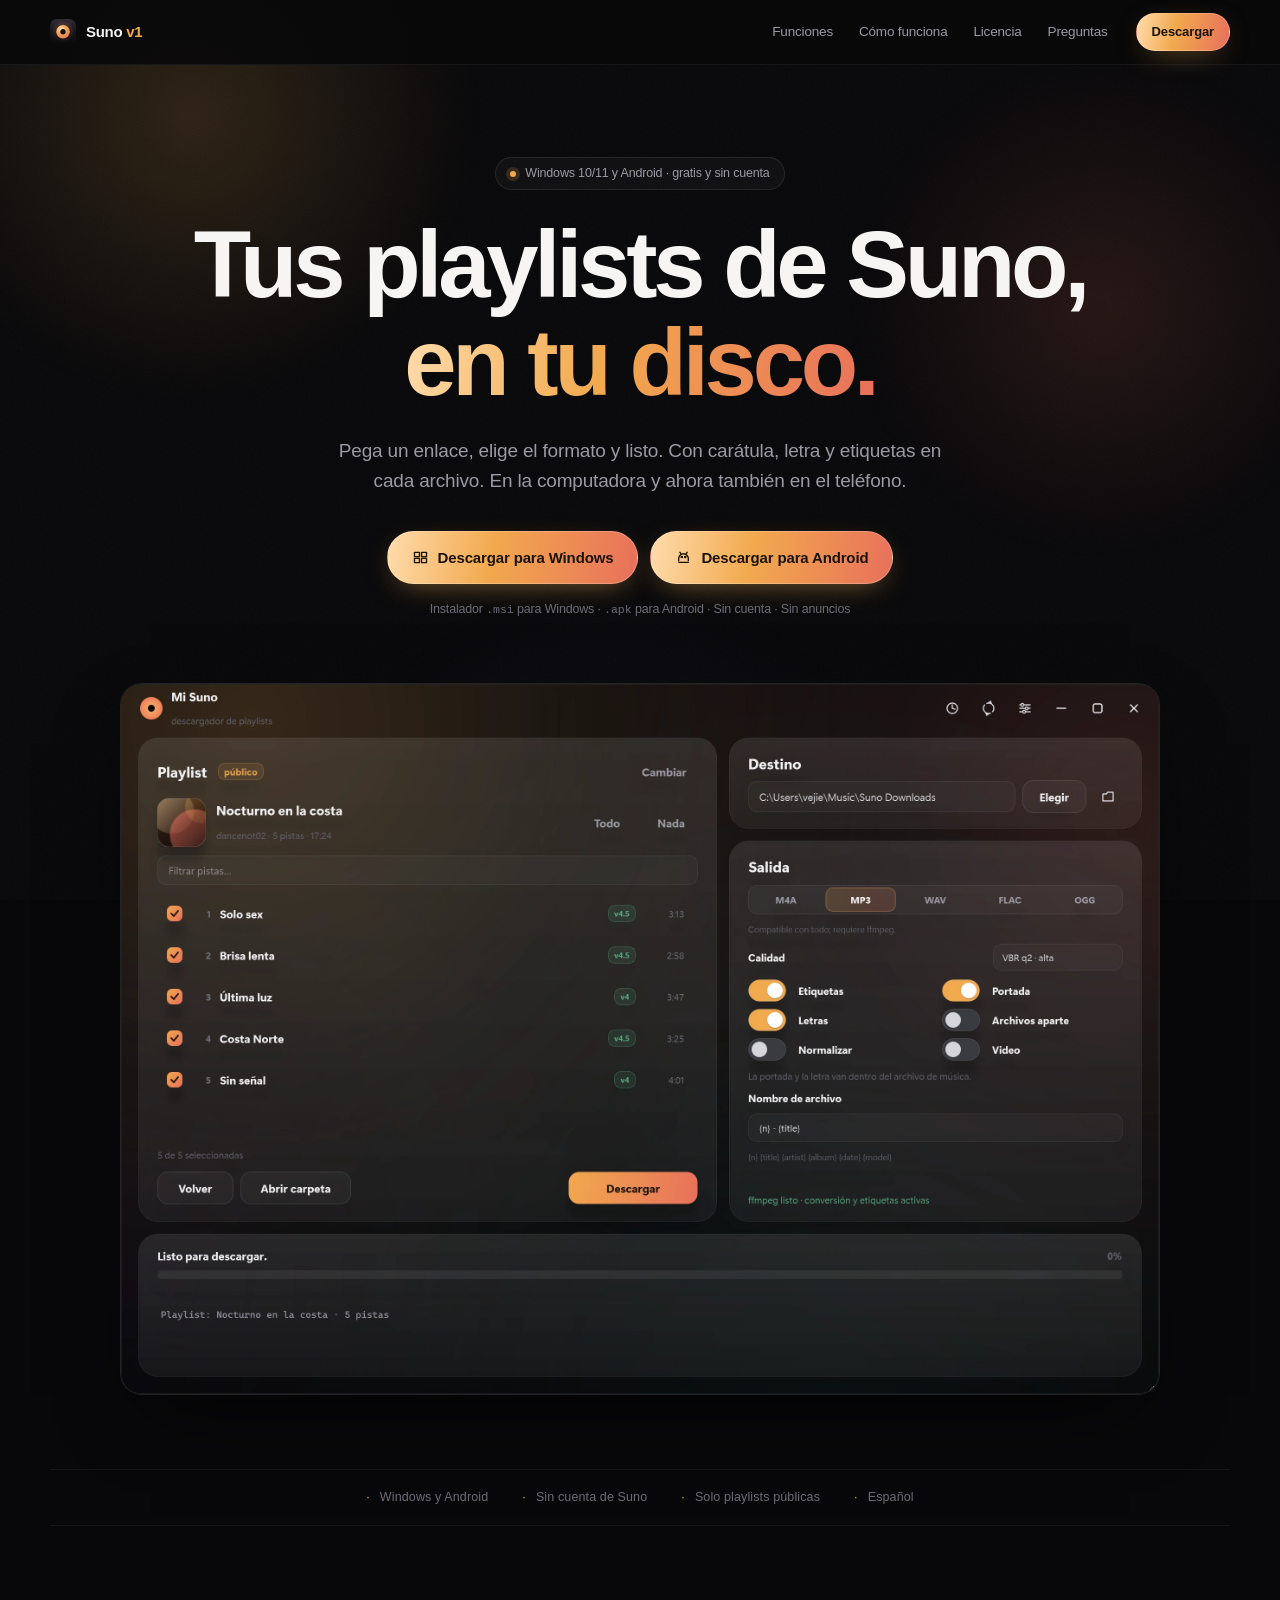
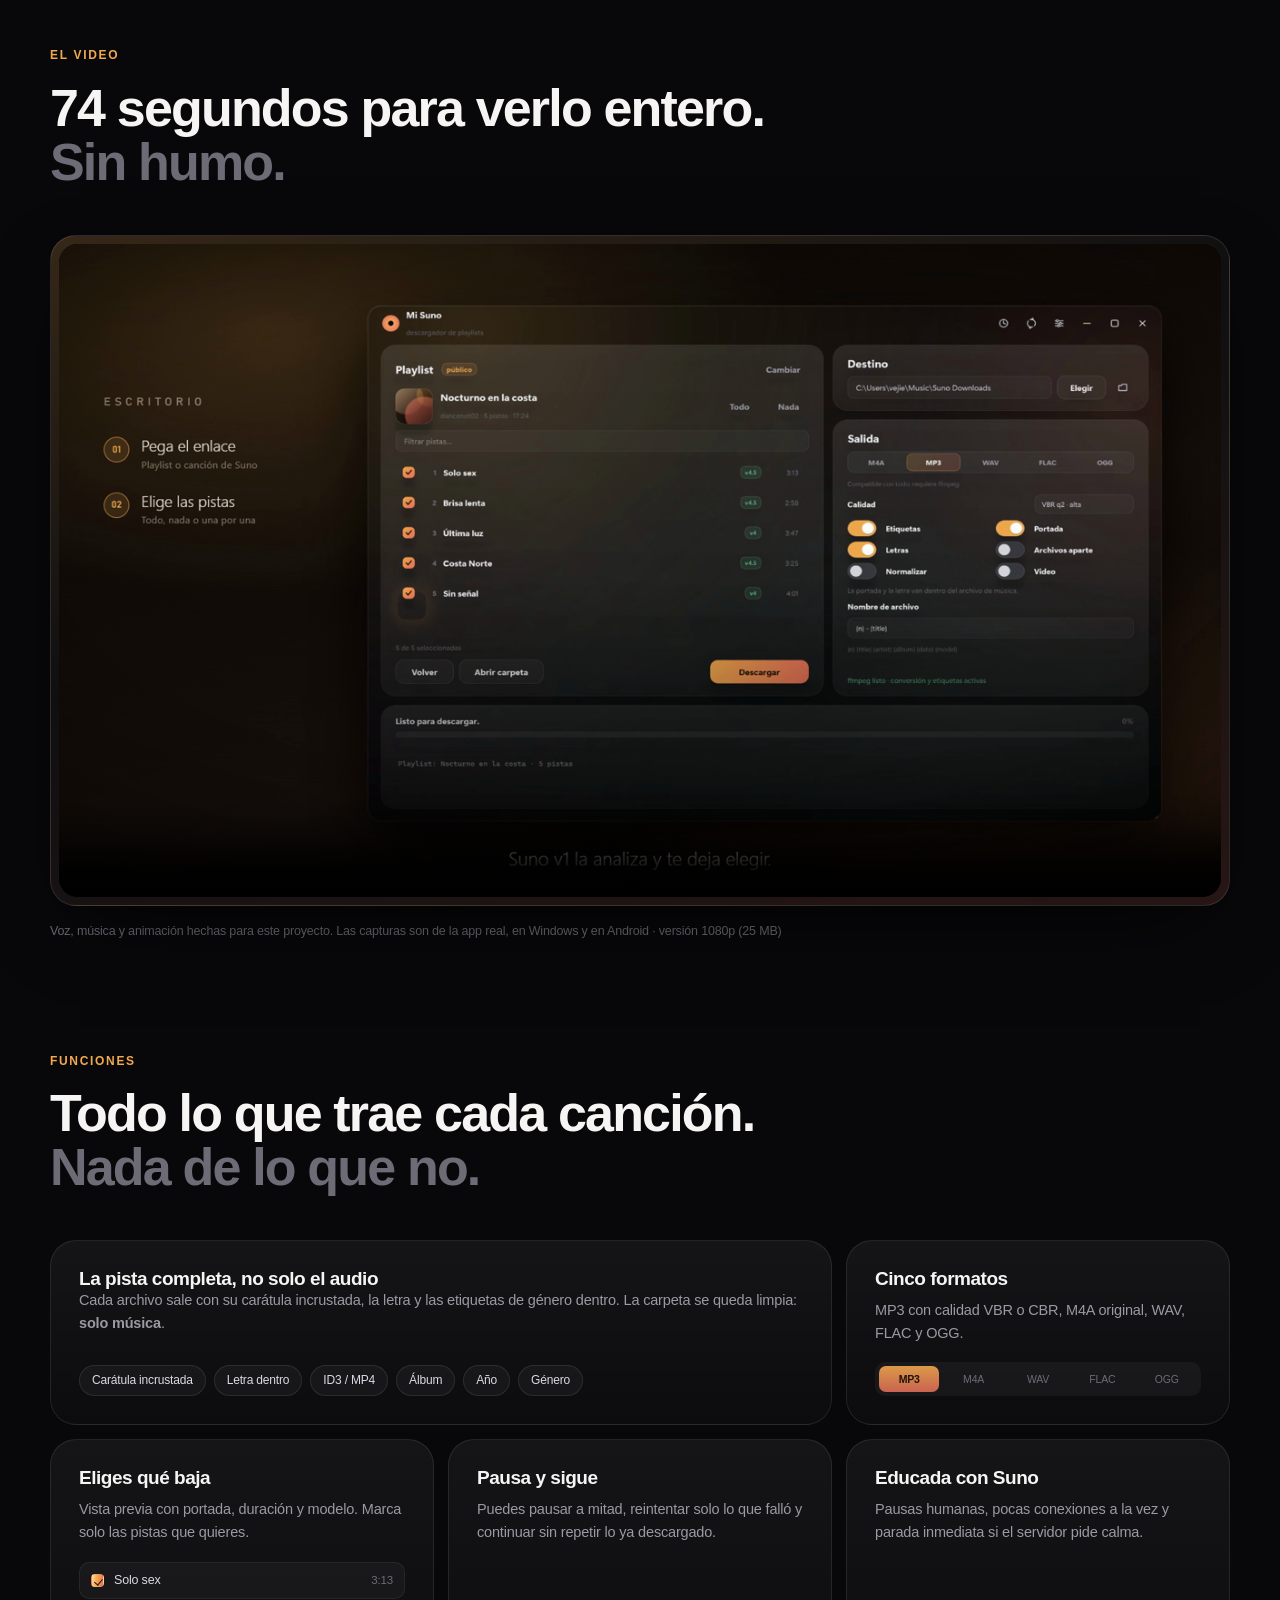
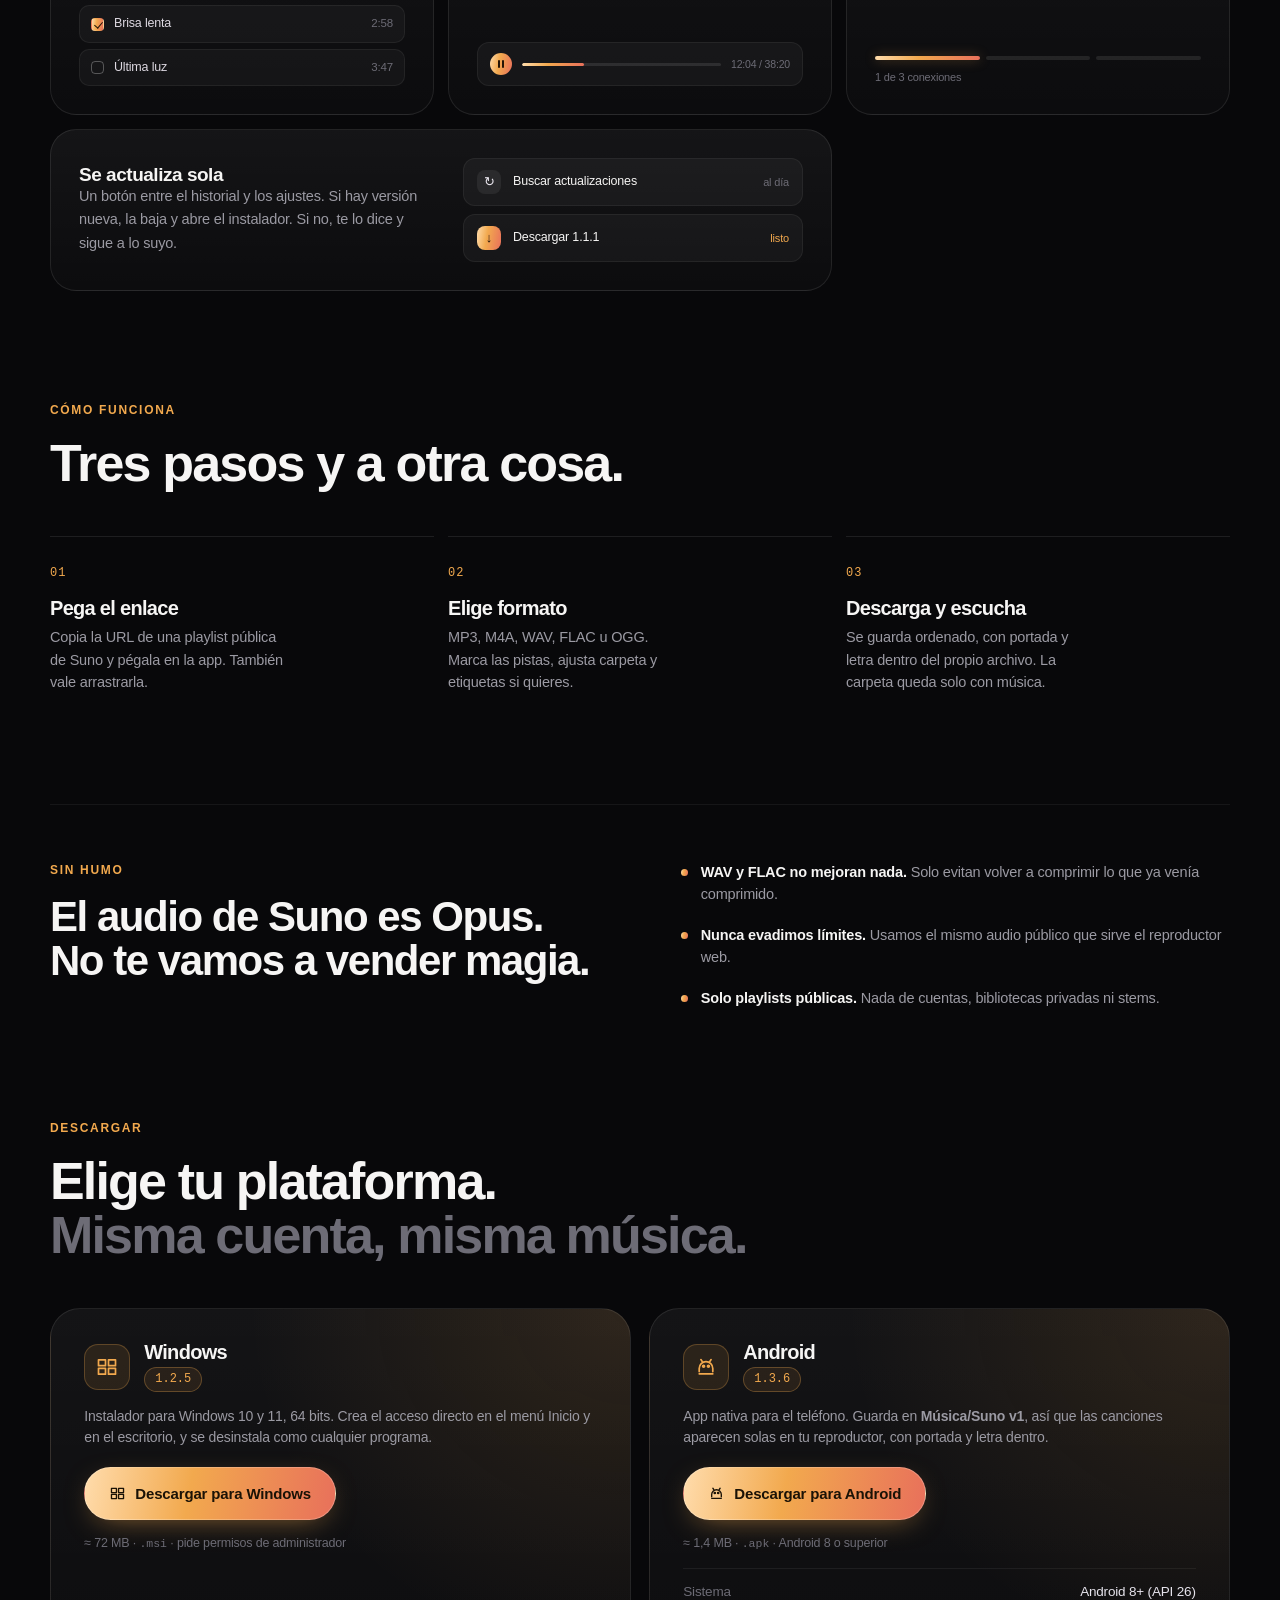
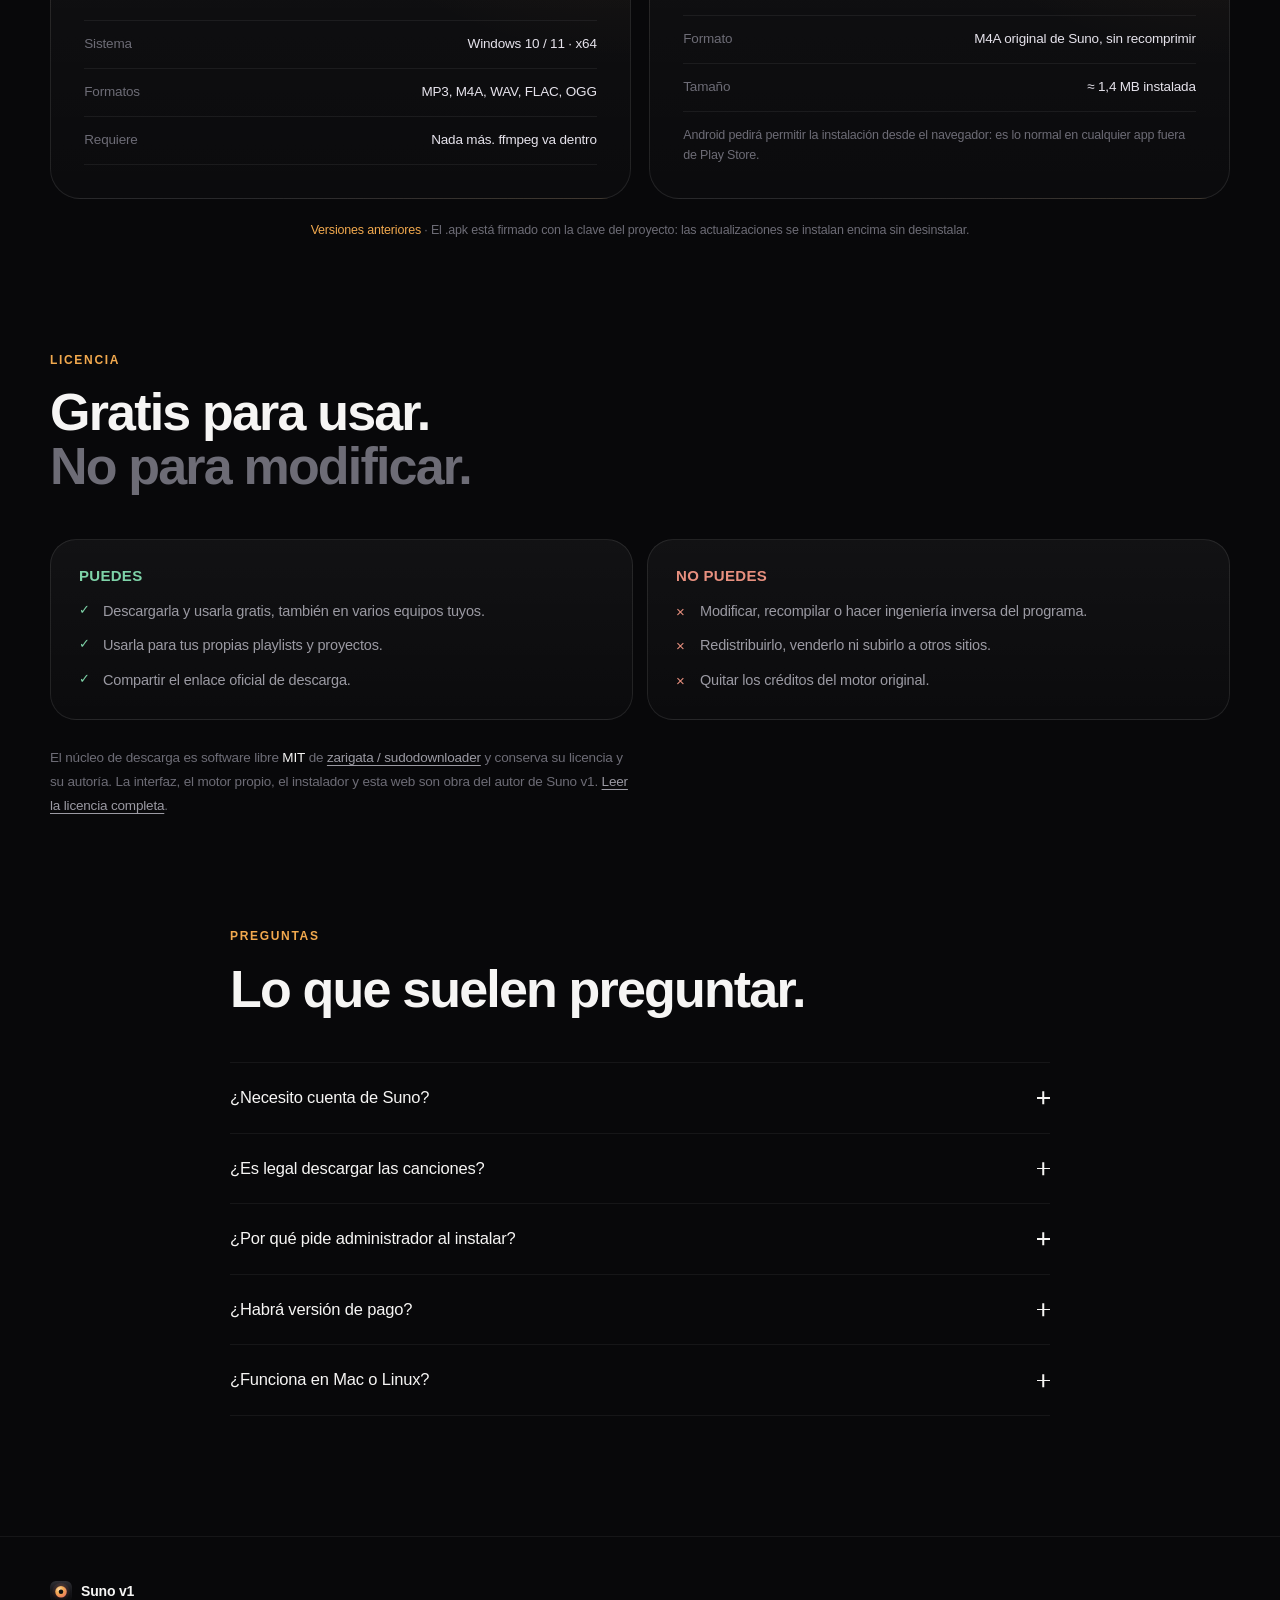
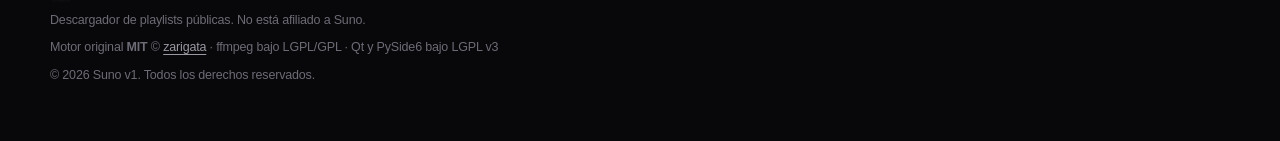
<file: index.html>
<!DOCTYPE html>
<html lang="es">
<head>
<meta charset="utf-8">
<meta name="viewport" content="width=device-width, initial-scale=1, viewport-fit=cover">
<title>Suno v1 — Tus playlists de Suno, en tu disco</title>
<meta name="description" content="Descargador de playlists públicas de Suno para Windows. MP3, M4A, WAV, FLAC y OGG con carátulas, letras y etiquetas. Gratis, sin cuenta.">
<meta name="theme-color" content="#08080a">
<meta property="og:type" content="website">
<meta property="og:title" content="Suno v1 — Tus playlists de Suno, en tu disco">
<meta property="og:description" content="Pega un enlace, elige el formato y listo. Carátulas, letras y etiquetas incluidas.">
<meta property="og:image" content="assets/mi_suno.svg">
<link rel="icon" href="assets/mi_suno.svg" type="image/svg+xml">
<link rel="stylesheet" href="estilos.css">
<script>document.documentElement.classList.add("js");</script>
</head>
<body>

<div class="aurora" aria-hidden="true">
  <span class="orb orb-a"></span>
  <span class="orb orb-b"></span>
  <span class="orb orb-c"></span>
</div>
<div class="grain" aria-hidden="true"></div>

<header class="nav" id="nav">
  <div class="wrap nav-in">
    <a class="brand" href="#top" aria-label="Suno v1, inicio">
      <img src="assets/mi_suno.svg" alt="" width="26" height="26">
      <span>Suno <b>v1</b></span>
    </a>
    <nav class="links" aria-label="Principal">
      <a href="#funciones">Funciones</a>
      <a href="#como">Cómo funciona</a>
      <a href="#licencia">Licencia</a>
      <a href="#preguntas">Preguntas</a>
    </nav>
    <a class="btn btn-sm" id="nav-dl" href="#descargar">Descargar</a>
  </div>
</header>

<main id="top">

  <section class="hero">
    <div class="wrap">
      <p class="eyebrow reveal"><span class="dot"></span> Windows 10/11 y Android · gratis y sin cuenta</p>
      <h1 class="reveal d1">Tus playlists de Suno,<br><span class="grad">en tu disco.</span></h1>
      <p class="lede reveal d2">Pega un enlace, elige el formato y listo.
        Con carátula, letra y etiquetas en cada archivo. En la computadora
        y ahora también en el teléfono.</p>
      <div class="cta reveal d3">
        <a class="btn btn-lg" id="dl-principal" href="descargas/Suno-v1.msi" download>
          <svg viewBox="0 0 24 24" aria-hidden="true"><path d="M3.5 4.8h7v5.9h-7zM13.5 4.8h7v5.9h-7zM3.5 13.3h7v5.9h-7zM13.5 13.3h7v5.9h-7z"/></svg>
          Descargar para Windows
        </a>
        <a class="btn btn-lg" id="dl-android-hero" href="descargas/Suno-v1-android.apk" download>
          <svg viewBox="0 0 24 24" aria-hidden="true"><path d="M5.2 16.6v-3.1a6.8 6.8 0 0 1 13.6 0v3.1"/><path d="M8.2 6.4 6.9 4.6M15.8 6.4l1.3-1.8"/><circle cx="9.6" cy="11.3" r=".95"/><circle cx="14.4" cy="11.3" r=".95"/><path d="M5.2 18.8h13.6"/></svg>
          Descargar para Android
        </a>
      </div>
      <p class="fine reveal d3">Instalador <span class="mono">.msi</span> para Windows · <span class="mono">.apk</span> para Android · Sin cuenta · Sin anuncios</p>

      <div class="stage reveal d4">
        <div class="stage-glow" aria-hidden="true"></div>
        <img class="app-shot" src="assets/app-v1.webp" width="1200" height="820"
             decoding="async" alt="Ventana real de Suno v1: playlist analizada con sus pistas, formato de salida, etiquetas y barra de progreso">
      </div>
  </section>

  <section class="strip reveal">
    <div class="wrap strip-in">
      <p>Windows y Android</p>
      <p>Sin cuenta de Suno</p>
      <p>Solo playlists públicas</p>
      <p>Español</p>
    </div>
  </section>

  <section class="block" id="video">
    <div class="wrap">
      <header class="sec-head reveal">
        <p class="kicker">El video</p>
        <h2>74 segundos para verlo entero.<br><span class="muted">Sin humo.</span></h2>
      </header>
      <figure class="video-marco reveal">
        <video controls playsinline preload="metadata" poster="marketing/video/portada.png">
          <source src="marketing/video/promo-web.mp4" type="video/mp4">
          Tu navegador no reproduce el video.
          <a href="marketing/video/promo-full-con-audio.mp4">Descárgalo aquí</a>.
        </video>
      </figure>
      <p class="fine">Voz, música y animación hechas para este proyecto. Las capturas son de la app real, en Windows y en Android ·
        <a href="marketing/video/promo-full-con-audio.mp4" download>versión 1080p (25 MB)</a></p>
    </div>
  </section>

  <section class="block" id="funciones">
    <div class="wrap">
      <header class="sec-head reveal">
        <p class="kicker">Funciones</p>
        <h2>Todo lo que trae cada canción.<br><span class="muted">Nada de lo que no.</span></h2>
      </header>

      <div class="bento">
        <article class="bento-card b-wide reveal">
          <div class="bento-copy">
            <h3>La pista completa, no solo el audio</h3>
            <p>Cada archivo sale con su carátula incrustada, la letra y las etiquetas de
               género dentro. La carpeta se queda limpia: <b>solo música</b>.</p>
          </div>
          <ul class="chips">
            <li>Carátula incrustada</li><li>Letra dentro</li><li>ID3 / MP4</li>
            <li>Álbum</li><li>Año</li><li>Género</li>
          </ul>
        </article>

        <article class="bento-card reveal d1">
          <h3>Cinco formatos</h3>
          <p>MP3 con calidad VBR o CBR, M4A original, WAV, FLAC y OGG.</p>
          <div class="seg seg-static"><span class="on">MP3</span><span>M4A</span><span>WAV</span><span>FLAC</span><span>OGG</span></div>
        </article>

        <article class="bento-card reveal d2">
          <h3>Eliges qué baja</h3>
          <p>Vista previa con portada, duración y modelo. Marca solo las pistas que quieres.</p>
          <div class="mini-list">
            <div><i class="tick on"></i> Solo sex <em>3:13</em></div>
            <div><i class="tick on"></i> Brisa lenta <em>2:58</em></div>
            <div><i class="tick"></i> Última luz <em>3:47</em></div>
          </div>
        </article>

        <article class="bento-card reveal d1">
          <h3>Pausa y sigue</h3>
          <p>Puedes pausar a mitad, reintentar solo lo que falló y continuar sin repetir lo ya descargado.</p>
          <div class="mini-player" aria-hidden="true">
            <span class="mp-btn"></span>
            <span class="mp-track"><i></i></span>
            <span class="mp-time">12:04 / 38:20</span>
          </div>
        </article>

        <article class="bento-card reveal d2">
          <h3>Educada con Suno</h3>
          <p>Pausas humanas, pocas conexiones a la vez y parada inmediata si el servidor pide calma.</p>
          <div class="pace" aria-hidden="true">
            <span class="pace-dots"><i class="on"></i><i></i><i></i></span>
            <span class="pace-label">1 de 3 conexiones</span>
          </div>
        </article>

        <article class="bento-card b-wide b-split reveal">
          <div class="bento-copy">
            <h3>Se actualiza sola</h3>
            <p>Un botón entre el historial y los ajustes. Si hay versión nueva, la baja y abre el instalador.
               Si no, te lo dice y sigue a lo suyo.</p>
          </div>
          <div class="upd" aria-hidden="true">
            <div class="upd-row"><span class="upd-ico">↻</span><b>Buscar actualizaciones</b><span class="upd-ok">al día</span></div>
            <div class="upd-row"><span class="upd-ico alt">↓</span><b>Descargar 1.1.1</b><span class="upd-go">listo</span></div>
          </div>
        </article>
      </div>
    </div>
  </section>

  <section class="block" id="como">
    <div class="wrap">
      <header class="sec-head reveal">
        <p class="kicker">Cómo funciona</p>
        <h2>Tres pasos y a otra cosa.</h2>
      </header>
      <ol class="steps">
        <li class="reveal">
          <span class="num">01</span>
          <h3>Pega el enlace</h3>
          <p>Copia la URL de una playlist pública de Suno y pégala en la app. También vale arrastrarla.</p>
        </li>
        <li class="reveal d1">
          <span class="num">02</span>
          <h3>Elige formato</h3>
          <p>MP3, M4A, WAV, FLAC u OGG. Marca las pistas, ajusta carpeta y etiquetas si quieres.</p>
        </li>
        <li class="reveal d2">
          <span class="num">03</span>
          <h3>Descarga y escucha</h3>
          <p>Se guarda ordenado, con portada y letra dentro del propio archivo.
             La carpeta queda solo con música.</p>
        </li>
      </ol>
    </div>
  </section>

  <section class="block honest">
    <div class="wrap honest-in">
      <div class="reveal">
        <p class="kicker">Sin humo</p>
        <h2>El audio de Suno es Opus.<br>No te vamos a vender magia.</h2>
      </div>
      <ul class="honest-list reveal d1">
        <li><b>WAV y FLAC no mejoran nada.</b> Solo evitan volver a comprimir lo que ya venía comprimido.</li>
        <li><b>Nunca evadimos límites.</b> Usamos el mismo audio público que sirve el reproductor web.</li>
        <li><b>Solo playlists públicas.</b> Nada de cuentas, bibliotecas privadas ni stems.</li>
      </ul>
    </div>
  </section>

  <section class="block" id="descargar">
    <div class="wrap">
      <header class="sec-head reveal">
        <p class="kicker">Descargar</p>
        <h2>Elige tu plataforma.<br><span class="muted">Misma cuenta, misma música.</span></h2>
      </header>

      <div class="down-grid reveal">
        <article class="down-card">
          <div class="down-card-head">
            <span class="os-badge">
              <svg viewBox="0 0 24 24" aria-hidden="true"><path d="M3.5 4.8h7v5.9h-7zM13.5 4.8h7v5.9h-7zM3.5 13.3h7v5.9h-7zM13.5 13.3h7v5.9h-7z"/></svg>
            </span>
            <div>
              <h3>Windows</h3>
              <p class="mono ver" id="ver-win">1.2.5</p>
            </div>
          </div>
          <p class="down-sub">Instalador para Windows 10 y 11, 64 bits. Crea el acceso directo
             en el menú Inicio y en el escritorio, y se desinstala como cualquier programa.</p>
          <a class="btn btn-lg" id="dl-msi" href="descargas/Suno-v1.msi" download>
            <svg viewBox="0 0 24 24" aria-hidden="true"><path d="M3.5 4.8h7v5.9h-7zM13.5 4.8h7v5.9h-7zM3.5 13.3h7v5.9h-7zM13.5 13.3h7v5.9h-7z"/></svg>
            Descargar para Windows
          </a>
          <p class="fine">≈ 72 MB · <span class="mono">.msi</span> · pide permisos de administrador</p>
          <dl class="specs">
            <div><dt>Sistema</dt><dd>Windows 10 / 11 · x64</dd></div>
            <div><dt>Formatos</dt><dd>MP3, M4A, WAV, FLAC, OGG</dd></div>
            <div><dt>Requiere</dt><dd>Nada más. ffmpeg va dentro</dd></div>
          </dl>
        </article>

        <article class="down-card">
          <div class="down-card-head">
            <span class="os-badge">
              <svg viewBox="0 0 24 24" aria-hidden="true"><path d="M5.2 16.6v-3.1a6.8 6.8 0 0 1 13.6 0v3.1"/><path d="M8.2 6.4 6.9 4.6M15.8 6.4l1.3-1.8"/><circle cx="9.6" cy="11.3" r=".95"/><circle cx="14.4" cy="11.3" r=".95"/><path d="M5.2 18.8h13.6"/></svg>
            </span>
            <div>
              <h3>Android</h3>
              <p class="mono ver" id="ver-android">1.3.6</p>
            </div>
          </div>
          <p class="down-sub">App nativa para el teléfono. Guarda en <b>Música/Suno v1</b>,
             así que las canciones aparecen solas en tu reproductor, con portada y letra dentro.</p>
          <a class="btn btn-lg" id="dl-apk" href="descargas/Suno-v1-android.apk" download>
            <svg viewBox="0 0 24 24" aria-hidden="true"><path d="M5.2 16.6v-3.1a6.8 6.8 0 0 1 13.6 0v3.1"/><path d="M8.2 6.4 6.9 4.6M15.8 6.4l1.3-1.8"/><circle cx="9.6" cy="11.3" r=".95"/><circle cx="14.4" cy="11.3" r=".95"/><path d="M5.2 18.8h13.6"/></svg>
            Descargar para Android
          </a>
          <p class="fine">≈ 1,4 MB · <span class="mono">.apk</span> · Android 8 o superior</p>
          <dl class="specs">
            <div><dt>Sistema</dt><dd>Android 8+ (API 26)</dd></div>
            <div><dt>Formato</dt><dd>M4A original de Suno, sin recomprimir</dd></div>
            <div><dt>Tamaño</dt><dd>≈ 1,4 MB instalada</dd></div>
          </dl>
          <p class="fine">Android pedirá permitir la instalación desde el navegador:
             es lo normal en cualquier app fuera de Play Store.</p>
        </article>
      </div>

      <p class="fine reveal down-note">
        <a class="link" href="https://github.com/Dancenot0/Suno-music-downleader/releases" target="_blank" rel="noopener">Versiones anteriores</a>
        · El .apk está firmado con la clave del proyecto: las actualizaciones se instalan encima sin desinstalar.
      </p>
    </div>
  </section>

  <section class="block" id="licencia">
    <div class="wrap">
      <header class="sec-head reveal">
        <p class="kicker">Licencia</p>
        <h2>Gratis para usar.<br><span class="muted">No para modificar.</span></h2>
      </header>
      <div class="lic-grid">
        <article class="lic-card yes reveal">
          <h3>Puedes</h3>
          <ul>
            <li>Descargarla y usarla gratis, también en varios equipos tuyos.</li>
            <li>Usarla para tus propias playlists y proyectos.</li>
            <li>Compartir el enlace oficial de descarga.</li>
          </ul>
        </article>
        <article class="lic-card no reveal d1">
          <h3>No puedes</h3>
          <ul>
            <li>Modificar, recompilar o hacer ingeniería inversa del programa.</li>
            <li>Redistribuirlo, venderlo ni subirlo a otros sitios.</li>
            <li>Quitar los créditos del motor original.</li>
          </ul>
        </article>
      </div>
      <p class="lic-note reveal d2">
        El núcleo de descarga es software libre <b>MIT</b> de
        <a href="https://github.com/zarigata/sudodownloader" target="_blank" rel="noopener">zarigata&nbsp;/&nbsp;sudodownloader</a>
        y conserva su licencia y su autoría. La interfaz, el motor propio, el instalador y esta web
        son obra del autor de Suno v1. <a href="https://github.com/Dancenot0/Suno-music-downleader/blob/main/LICENCIA.md" target="_blank" rel="noopener">Leer la licencia completa</a>.
      </p>
    </div>
  </section>

  <section class="block" id="preguntas">
    <div class="wrap narrow">
      <header class="sec-head reveal">
        <p class="kicker">Preguntas</p>
        <h2>Lo que suelen preguntar.</h2>
      </header>
      <div class="faq reveal">
        <details>
          <summary>¿Necesito cuenta de Suno?<span></span></summary>
          <p>No. Solo funciona con playlists públicas, así que no hay que iniciar sesión en ningún sitio.</p>
        </details>
        <details>
          <summary>¿Es legal descargar las canciones?<span></span></summary>
          <p>La app no salta ninguna protección: descarga el mismo audio que sirve el reproductor público.
             Úsala con contenido propio o con permiso de su autor y respeta los términos de Suno.</p>
        </details>
        <details>
          <summary>¿Por qué pide administrador al instalar?<span></span></summary>
          <p>Porque se instala en <span class="mono">C:\Program Files\Suno v1</span> y crea accesos para
             todos los usuarios del equipo, igual que el resto de programas.</p>
        </details>
        <details>
          <summary>¿Habrá versión de pago?<span></span></summary>
          <p>Quizá, más adelante, con funciones extra. La versión que descargas hoy seguirá funcionando
             y esta licencia no cambia para quien ya la tiene.</p>
        </details>
        <details>
          <summary>¿Funciona en Mac o Linux?<span></span></summary>
          <p>El motor original sí. Esta interfaz e instalador son de Windows por ahora.</p>
        </details>
      </div>
    </div>
  </section>

</main>

<footer class="foot">
  <div class="wrap foot-in">
    <div class="foot-brand">
      <img src="assets/mi_suno.svg" alt="" width="22" height="22">
      <span>Suno v1</span>
    </div>
    <p class="foot-note">Descargador de playlists públicas. No está afiliado a Suno.</p>
    <p class="credits">Motor original <b>MIT</b> © <a href="https://github.com/zarigata/sudodownloader" target="_blank" rel="noopener">zarigata</a>
      · ffmpeg bajo LGPL/GPL · Qt y PySide6 bajo LGPL v3</p>
    <p class="copy">© <span id="year">2026</span> Suno v1. Todos los derechos reservados.</p>
  </div>
</footer>

<script src="app.js" defer></script>
</body>
</html>
</file>
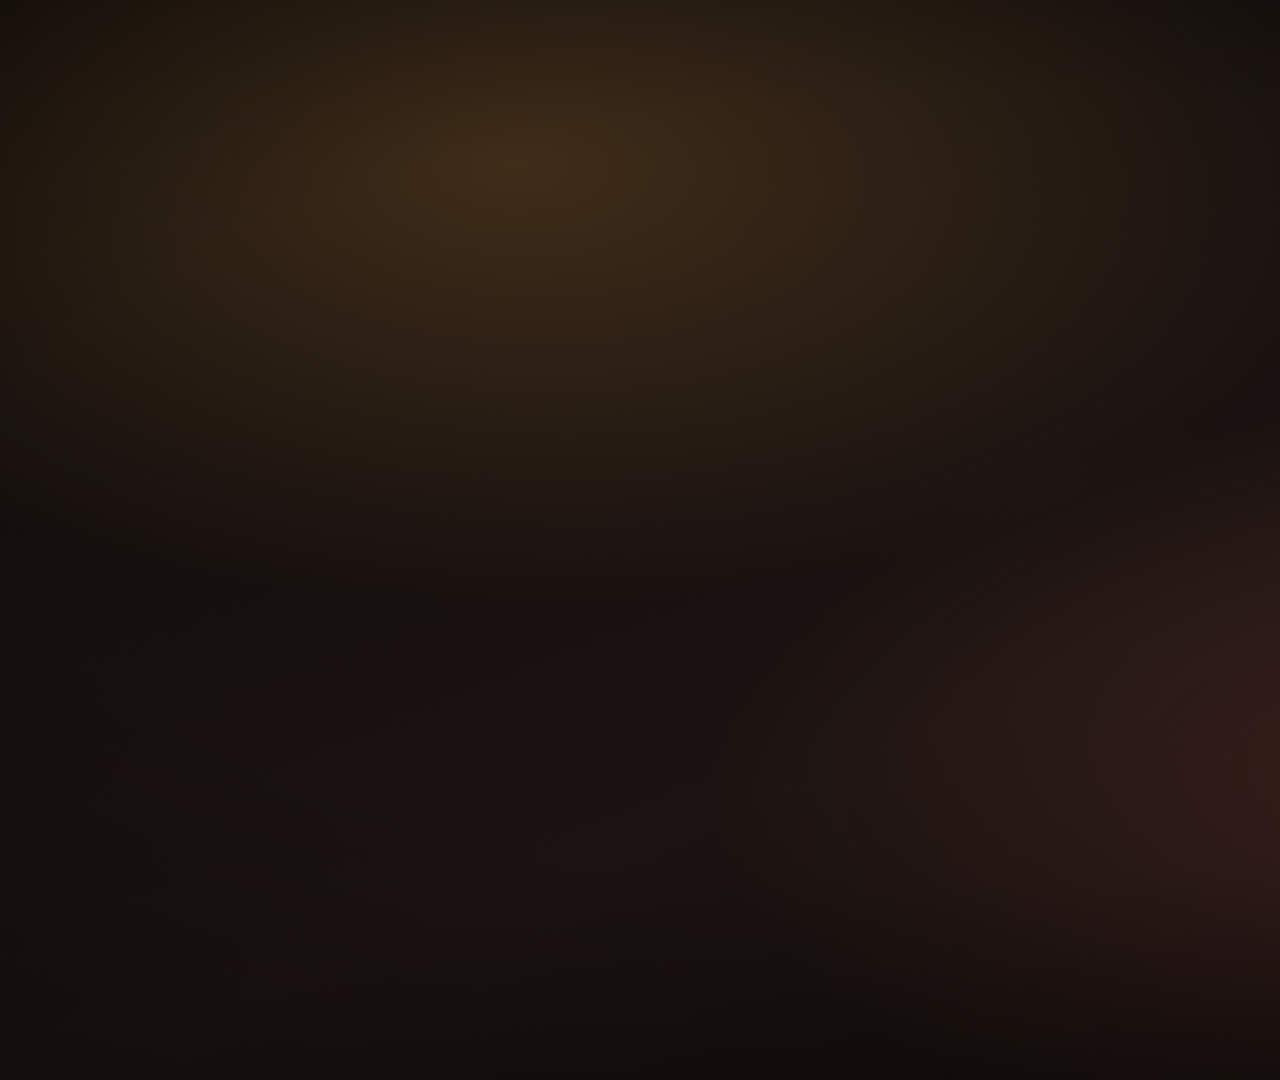
<file: marketing/promo.html>
<!doctype html>
<html lang="es">
<head>
<meta charset="utf-8">
<title>Suno v1 · promo</title>
<style>
  :root{
    --ambar:#F2A94E; --coral:#E8705B; --crema:#F7EFE8; --gris:#968579;
    --ax:30%; --ay:20%; --bx:75%; --by:70%;
  }
  *{margin:0;padding:0;box-sizing:border-box}
  html,body{width:1920px;height:1080px;background:#000;overflow:hidden;
    font-family:"Segoe UI","Segoe UI Variable Display",system-ui,sans-serif;
    -webkit-font-smoothing:antialiased;text-rendering:geometricPrecision}
  #lienzo{position:relative;width:1920px;height:1080px;overflow:hidden;background:#0a0706}
  #lienzo::before{content:'';position:absolute;inset:-8%;z-index:0;background:
      radial-gradient(58% 52% at var(--ax) var(--ay), rgba(242,169,78,.20), transparent 68%),
      radial-gradient(52% 46% at var(--bx) var(--by), rgba(232,112,91,.17), transparent 70%),
      linear-gradient(158deg,#0b0807 0%,#1a1210 58%,#090605 100%)}
  #grano{position:absolute;inset:0;z-index:90;pointer-events:none;opacity:.055;mix-blend-mode:overlay;
    background-image:url("data:image/svg+xml;utf8,<svg xmlns='http://www.w3.org/2000/svg' width='220' height='220'><filter id='n'><feTurbulence type='fractalNoise' baseFrequency='.85' numOctaves='3'/></filter><rect width='220' height='220' filter='url(%23n)'/></svg>")}
  #vineta{position:absolute;inset:0;z-index:89;pointer-events:none;
    background:radial-gradient(120% 90% at 50% 45%, transparent 40%, rgba(0,0,0,.55) 100%)}
  #flash{position:absolute;inset:0;z-index:88;pointer-events:none;opacity:0;mix-blend-mode:screen;
    background:radial-gradient(circle at 50% 44%, #fff 0%, #ffe9cf 34%, rgba(255,214,170,0) 72%)}
  #negro{position:absolute;inset:0;z-index:87;pointer-events:none;opacity:0;background:#000}
  .escena{position:absolute;inset:0;z-index:5;opacity:0;visibility:hidden;will-change:opacity,transform}

  /* ---------- tipografía ---------- */
  .kicker{font-family:Bahnschrift,sans-serif;font-size:19px;letter-spacing:.34em;color:var(--gris);text-transform:uppercase}
  .kicker b{color:var(--ambar);font-weight:400}
  .gran{font-family:"Segoe UI Light",sans-serif;font-weight:300;color:var(--crema);
    font-size:104px;line-height:1.06;letter-spacing:-.035em}
  .gran em{font-style:normal;color:var(--ambar)}
  .cita{font-size:34px;font-weight:300;color:rgba(247,239,232,.72);line-height:1.45;letter-spacing:-.01em}
  .linea{display:block;overflow:hidden}
  .linea>span{display:block;transform:translateY(105%)}
  .palabra{display:inline-block;white-space:pre}

  /* ---------- gancho ---------- */
  #e-gancho .titulo{position:absolute;left:118px;top:352px;width:1080px;z-index:4}
  #e-gancho .kicker{position:absolute;left:122px;top:112px}
  #e-gancho .cita{position:absolute;left:124px;top:628px;width:900px;font-size:30px}
  .vinilo{position:absolute;left:1260px;top:300px;width:640px;height:640px;z-index:3}
  .aro{position:absolute;inset:0;border-radius:50%;
    background:conic-gradient(from 210deg, rgba(242,169,78,0) 0deg, rgba(242,169,78,.9) 40deg, rgba(232,112,91,.15) 120deg, rgba(242,169,78,0) 220deg, rgba(242,169,78,.55) 320deg, rgba(242,169,78,0) 360deg);
    -webkit-mask:radial-gradient(circle, transparent 0 61%, #000 62% 66%, transparent 67%);
            mask:radial-gradient(circle, transparent 0 61%, #000 62% 66%, transparent 67%);
    filter:blur(.3px) drop-shadow(0 0 60px rgba(242,169,78,.35))}
  .disco{position:absolute;inset:70px;border-radius:50%;
    background:radial-gradient(circle at 50% 50%, #1a1210 0 30%, #120d0b 31% 100%);
    box-shadow:inset 0 0 90px rgba(0,0,0,.9), 0 0 120px rgba(242,169,78,.10)}
  .disco::after{content:'';position:absolute;inset:44%;border-radius:50%;
    background:radial-gradient(circle at 42% 38%, var(--ambar), var(--coral));
    box-shadow:0 0 70px rgba(242,169,78,.5)}
  .surco{position:absolute;inset:0;border-radius:50%;border:1px solid rgba(242,169,78,.10)}
  .onda{position:absolute;left:50%;top:50%;border-radius:50%;border:2px solid rgba(242,169,78,.5);
    transform:translate(-50%,-50%);opacity:0}
  .chispa{position:absolute;border-radius:2px;background:var(--ambar);opacity:0}

  /* ---------- golpe ---------- */
  #e-golpe .frio{position:absolute;inset:-6%;z-index:0;
    background:radial-gradient(58% 46% at 50% 26%, #2b333b 0%, #131820 52%, #07090b 100%)}
  #e-golpe .frio::after{content:'';position:absolute;inset:0;
    background-image:linear-gradient(rgba(255,255,255,.028) 1px, transparent 1px),
      linear-gradient(90deg, rgba(255,255,255,.028) 1px, transparent 1px);
    background-size:64px 64px;
    -webkit-mask:radial-gradient(60% 55% at 50% 40%, #000, transparent 75%);
            mask:radial-gradient(60% 55% at 50% 40%, #000, transparent 75%)}
  .fila{position:absolute;left:490px;width:940px;height:112px;border-radius:20px;
    background:linear-gradient(90deg,rgba(255,255,255,.06),rgba(255,255,255,.02));
    border:1px solid rgba(255,255,255,.075);display:flex;align-items:center;padding:0 34px;gap:24px;
    box-shadow:0 26px 60px rgba(0,0,0,.5)}
  .fila .ico{width:52px;height:52px;border-radius:13px;background:rgba(255,255,255,.06);
    display:grid;place-items:center;border:1px solid rgba(255,255,255,.09)}
  .fila .nom{font-size:29px;color:rgba(247,239,232,.92);font-weight:300;letter-spacing:.005em}
  .fila .val{margin-left:auto;font-family:Bahnschrift,sans-serif;font-size:46px;color:#8b8078}
  .cero{position:absolute;left:0;top:0;width:100%;height:100%;border-radius:18px;
    border:1px solid rgba(232,112,91,.0);pointer-events:none}
  #e-golpe .remate{position:absolute;left:0;right:0;top:168px;z-index:4;text-align:center}
  #e-golpe .cita2{position:absolute;left:0;right:0;top:790px;width:auto;text-align:center;font-size:40px;
    font-weight:300;color:rgba(247,239,232,.62);letter-spacing:-.01em}

  /* ---------- revelación ---------- */
  #e-revelacion .centro{position:absolute;inset:0;display:grid;place-items:center;text-align:center}
  #e-revelacion .halo{position:absolute;left:50%;top:42%;width:900px;height:900px;margin:-450px 0 0 -450px;
    border-radius:50%;background:radial-gradient(circle,rgba(242,169,78,.28),rgba(232,112,91,.10) 44%,transparent 70%);
    filter:blur(30px)}
  #e-revelacion .logo{width:236px;height:236px;filter:drop-shadow(0 30px 90px rgba(242,169,78,.55))}
  #e-revelacion h1{font-size:104px;font-weight:300;letter-spacing:.02em;color:var(--crema);margin-top:30px}
  #e-revelacion h1 b{font-weight:600;color:var(--ambar)}
  #e-revelacion .tag{margin-top:18px;font-size:27px;color:rgba(247,239,232,.6);letter-spacing:.24em;
    font-family:Bahnschrift,sans-serif;text-transform:uppercase}
  .rayos{position:absolute;left:50%;top:44%;width:1900px;height:1900px;margin:-950px 0 0 -950px;
    background:conic-gradient(from 0deg, transparent 0 8deg, rgba(242,169,78,.10) 9deg 11deg, transparent 12deg 40deg,
      rgba(242,169,78,.07) 41deg 43deg, transparent 44deg 90deg, rgba(242,169,78,.09) 91deg 93deg, transparent 94deg 150deg,
      rgba(242,169,78,.06) 151deg 153deg, transparent 154deg 360deg);
    filter:blur(14px);opacity:0}

  /* ---------- escritorio ---------- */
  .ventana{position:absolute;width:1600px;height:1040px;transform-origin:50% 50%;
    border-radius:26px;overflow:hidden;box-shadow:0 60px 140px rgba(0,0,0,.75), 0 0 0 1px rgba(255,255,255,.07),
     inset 0 1px 0 rgba(255,255,255,.09)}
  .ventana img.fondo-app{width:100%;height:100%;display:block;object-fit:fill}
  .brillo-cristal{position:absolute;inset:0;pointer-events:none;
    background:linear-gradient(115deg, rgba(255,255,255,.09) 0%, transparent 28%, transparent 62%, rgba(255,255,255,.035) 78%, transparent 100%);
    mix-blend-mode:screen}
  .velo{position:absolute;inset:0;background:linear-gradient(180deg,rgba(12,8,7,0) 55%,rgba(12,8,7,.55) 100%)}
  #e-escritorio .col{position:absolute;left:74px;top:250px;width:360px;z-index:8}
  .paso{position:relative;padding-left:62px;margin-bottom:34px;opacity:0}
  .paso .num{position:absolute;left:0;top:2px;width:42px;height:42px;border-radius:50%;
    border:1px solid rgba(242,169,78,.35);display:grid;place-items:center;
    font-family:Bahnschrift,sans-serif;font-size:16px;color:var(--ambar)}
  .paso .t1{font-size:26px;color:var(--crema);font-weight:300;line-height:1.25}
  .paso .t2{font-size:16px;color:rgba(150,133,121,.9);margin-top:4px;letter-spacing:.02em}
  .chip-url{position:absolute;left:520px;top:150px;z-index:9;display:flex;align-items:center;gap:14px;
    padding:14px 22px;border-radius:14px;background:rgba(24,17,14,.92);
    border:1px solid rgba(242,169,78,.35);box-shadow:0 20px 50px rgba(0,0,0,.6);
    font-family:Consolas,monospace;font-size:19px;color:rgba(247,239,232,.85);white-space:nowrap}
  .chip-url .punto{width:9px;height:9px;border-radius:50%;background:var(--verde,#78c896)}
  #dprog{position:absolute;left:68px;top:876px;width:1472px;height:10px;border-radius:6px;
    background:rgba(255,255,255,.07);overflow:hidden;z-index:9;opacity:0}
  #dprogfill{height:100%;width:0%;border-radius:6px;
    background:linear-gradient(90deg,var(--coral),var(--ambar) 60%,#ffcf95);
    box-shadow:0 0 24px rgba(242,169,78,.8)}
  #dpct{position:absolute;left:1430px;top:830px;width:170px;height:46px;z-index:9;
    font-family:Bahnschrift,sans-serif;font-size:24px;color:var(--ambar);opacity:0;
    letter-spacing:.03em;text-align:center;line-height:46px;border-radius:10px;background:#262626;
    white-space:nowrap}
  #dtoast{position:absolute;left:96px;top:928px;z-index:10;display:flex;align-items:center;gap:12px;
    padding:14px 22px;border-radius:14px;background:rgba(28,40,32,.95);border:1px solid rgba(120,200,150,.35);
    color:#c6f0d4;font-size:20px;opacity:0;box-shadow:0 20px 50px rgba(0,0,0,.55)}
  .cursor{position:absolute;z-index:11;width:26px;height:26px;opacity:0;
    filter:drop-shadow(0 4px 8px rgba(0,0,0,.7))}
  #e-escritorio .pila{position:absolute;left:470px;top:120px;width:1600px;height:1040px;z-index:6;
    transform-origin:0 0;will-change:transform}
  .carpeta{position:absolute;left:310px;top:330px;width:980px;height:332px;border-radius:22px;
    background:linear-gradient(160deg,rgba(255,255,255,.075),rgba(255,255,255,.02));
    border:1px solid rgba(255,255,255,.11);backdrop-filter:blur(18px);opacity:0;
    box-shadow:0 50px 120px rgba(0,0,0,.6)}
  .carpeta .barra{position:absolute;left:0;top:0;height:56px;width:100%;border-bottom:1px solid rgba(255,255,255,.08);
    display:flex;align-items:center;padding:0 26px;font-size:17px;color:rgba(150,133,121,1);font-family:Consolas,monospace}
  .mini{position:absolute;width:150px;opacity:0;text-align:center}
  .mini .arte{width:150px;height:150px;border-radius:12px;box-shadow:0 18px 40px rgba(0,0,0,.55);
    border:1px solid rgba(255,255,255,.10)}
  .mini .tt{font-size:14px;color:rgba(247,239,232,.72);margin-top:9px;white-space:nowrap;overflow:hidden;text-overflow:ellipsis}
  .pie-carpeta{position:absolute;left:26px;bottom:16px;font-family:Bahnschrift,sans-serif;font-size:15px;
    letter-spacing:.05em;color:rgba(150,133,121,.95);text-transform:uppercase}
  .eco{position:absolute;width:38px;height:38px;border-radius:11px;border:2px solid rgba(242,169,78,.9);
    z-index:12;pointer-events:none;opacity:0;transform:translate(-50%,-50%);box-shadow:0 0 24px rgba(242,169,78,.55)}
  #haloBoton{position:absolute;left:686px;top:716px;width:206px;height:58px;border-radius:15px;z-index:11;
    border:1px solid rgba(255,255,255,.5);opacity:0;
    box-shadow:0 0 0 7px rgba(242,169,78,.16), 0 0 60px rgba(242,169,78,.6), inset 0 0 24px rgba(255,255,255,.25)}

  /* ---------- móvil ---------- */
  .telefono{position:absolute;width:392px;height:846px;border-radius:48px;padding:11px;
    background:linear-gradient(160deg,#3a2b23,#15100e 55%,#241a15);
    box-shadow:0 60px 130px rgba(0,0,0,.8), 0 0 0 1px rgba(255,255,255,.10), inset 0 1px 0 rgba(255,255,255,.12)}
  .telefono .pantalla{position:relative;width:100%;height:100%;border-radius:38px;overflow:hidden;background:#0d0b0a}
  .telefono img{width:100%;height:100%;object-fit:cover;display:block}
  .telefono .muesca{position:absolute;left:50%;top:14px;transform:translateX(-50%);width:110px;height:26px;
    border-radius:20px;background:#050403;z-index:3}
  .toque{position:absolute;width:70px;height:70px;border-radius:50%;border:2px solid var(--ambar);
    opacity:0;transform:translate(-50%,-50%);z-index:4;box-shadow:0 0 30px rgba(242,169,78,.6)}
  .halo{position:absolute;border-radius:50%;filter:blur(90px);background:radial-gradient(circle,rgba(242,169,78,.35),transparent 70%)}

  /* ---------- potencia ---------- */
  .tarjeta{position:absolute;width:480px;height:362px;border-radius:28px;padding:38px;
    background:linear-gradient(165deg,rgba(255,255,255,.075),rgba(255,255,255,.018));
    border:1px solid rgba(255,255,255,.10);backdrop-filter:blur(20px);
    box-shadow:0 40px 90px rgba(0,0,0,.55), inset 0 1px 0 rgba(255,255,255,.08);opacity:0}
  .tarjeta .icono{width:66px;height:66px;border-radius:18px;display:grid;place-items:center;
    background:linear-gradient(150deg,rgba(242,169,78,.22),rgba(232,112,91,.12));
    border:1px solid rgba(242,169,78,.28);margin-bottom:30px}
  .tarjeta .cifra{font-family:Bahnschrift,sans-serif;font-size:76px;font-weight:300;color:var(--crema);line-height:1}
  .tarjeta .cifra span{font-size:34px;color:var(--ambar)}
  .tarjeta .rot{font-size:23px;color:rgba(247,239,232,.78);margin-top:16px;font-weight:300;line-height:1.35}
  .tarjeta .pie{font-size:15px;color:rgba(150,133,121,.95);margin-top:10px;letter-spacing:.03em}
  .onda-fondo{position:absolute;left:0;bottom:0;width:100%;height:300px;display:flex;align-items:flex-end;
    gap:9px;padding:0 40px;opacity:.30}
  .onda-fondo i{flex:1;background:linear-gradient(180deg,rgba(242,169,78,.55),rgba(232,112,91,.05));
    border-radius:4px 4px 0 0;transform-origin:bottom}

  /* ---------- pago ---------- */
  .pista-luz{position:absolute;height:2px;width:46%;left:-46%;
    background:linear-gradient(90deg,transparent,rgba(242,169,78,.75),transparent);filter:blur(1.4px)}
  .grupo-discos{position:absolute;right:110px;top:210px;width:700px;height:640px}
  .vinilo2{position:absolute;left:190px;top:40px;width:430px;height:430px;border-radius:50%;
    background:repeating-radial-gradient(circle at 50% 50%, #17110f 0 3px, #211917 3px 7px);
    box-shadow:0 40px 100px rgba(0,0,0,.85), inset 0 0 90px rgba(0,0,0,.95)}
  .vinilo2::after{content:'';position:absolute;inset:37%;border-radius:50%;
    background:radial-gradient(circle at 40% 35%, #F2A94E, #E8705B 62%, #6d2d24);
    box-shadow:0 0 50px rgba(242,169,78,.55)}
  .vinilo2::before{content:'';position:absolute;inset:0;border-radius:50%;
    background:conic-gradient(from 0deg, rgba(255,255,255,.14), transparent 22%, transparent 50%, rgba(255,255,255,.10) 62%, transparent 78%)}
  .capa{position:absolute;border-radius:16px;border:1px solid rgba(255,255,255,.16);overflow:hidden;
    box-shadow:0 50px 110px rgba(0,0,0,.8)}
  .capa::after{content:'';position:absolute;inset:0;
    background:linear-gradient(135deg,rgba(255,255,255,.20),transparent 34%,transparent 72%,rgba(0,0,0,.22))}
  .capa .shine{position:absolute;inset:0;pointer-events:none}
  .c1{left:40px;top:74px;width:406px;height:406px;z-index:4}
  .c2{left:6px;top:104px;width:372px;height:372px;z-index:3;filter:brightness(.62) saturate(.9)}
  .c3{left:-24px;top:132px;width:340px;height:340px;z-index:2;filter:brightness(.4) saturate(.8)}
  #e-pago .frase{position:absolute;left:120px;top:296px;z-index:8}
  .chips-fila{position:absolute;left:0;right:0;bottom:132px;display:flex;justify-content:center;gap:16px;z-index:9}
  .chip-contexto{display:flex;align-items:center;gap:12px;padding:13px 26px;border-radius:999px;
    background:rgba(20,14,12,.82);border:1px solid rgba(255,255,255,.13);font-size:19px;color:rgba(247,239,232,.85);
    opacity:0;backdrop-filter:blur(10px)}

  /* ---------- cierre ---------- */
  #e-cierre{text-align:center}
  #e-cierre .logo2{width:132px;height:132px;margin:0 auto 26px;filter:drop-shadow(0 24px 60px rgba(242,169,78,.45))}
  #e-cierre h1{font-size:74px;font-weight:300;letter-spacing:-.02em;color:var(--crema)}
  #e-cierre h1 b{font-weight:600;color:var(--ambar)}
  #e-cierre .sub2{font-size:20px;letter-spacing:.30em;color:var(--gris);font-family:Bahnschrift,sans-serif;
    text-transform:uppercase;margin-top:12px}
  .botones{display:flex;gap:26px;justify-content:center;margin-top:52px}
  .boton{position:relative;overflow:hidden;display:flex;align-items:center;gap:16px;padding:20px 38px;border-radius:16px;
    background:linear-gradient(150deg,rgba(242,169,78,.16),rgba(232,112,91,.08));
    border:1px solid rgba(242,169,78,.35);color:var(--crema);font-size:23px;font-weight:400;
    box-shadow:0 20px 50px rgba(0,0,0,.45), inset 0 1px 0 rgba(255,255,255,.1)}
  .boton small{display:block;font-size:12px;letter-spacing:.16em;color:rgba(150,133,121,1);
    font-family:Bahnschrift,sans-serif;text-transform:uppercase;margin-top:2px}
  .boton .barrido{position:absolute;top:0;left:-120%;width:60%;height:100%;transform:skewX(-18deg);
    background:linear-gradient(90deg,transparent,rgba(255,255,255,.22),transparent)}
  .url{margin-top:44px;font-family:Consolas,monospace;font-size:25px;color:rgba(247,239,232,.85);letter-spacing:.01em}
  .url b{color:var(--ambar);font-weight:400}
  .sello{margin-top:16px;font-size:15px;letter-spacing:.22em;color:var(--gris);font-family:Bahnschrift,sans-serif;text-transform:uppercase}

  /* ---------- subtítulos ---------- */
  #subs{position:absolute;left:0;right:0;bottom:44px;z-index:80;display:flex;justify-content:center;pointer-events:none}
  #subtxt{max-width:1240px;text-align:center;font-size:31px;font-weight:300;color:rgba(255,248,242,.96);
    line-height:1.3;padding:0 24px;opacity:0;letter-spacing:.004em;
    text-shadow:0 2px 6px rgba(0,0,0,.95), 0 6px 30px rgba(0,0,0,.9), 0 0 60px rgba(0,0,0,.8)}
</style>
</head>
<body>
<div id="lienzo">

  <!-- =============== 1 · GANCHO =============== -->
  <section class="escena" id="e-gancho">
    <div class="kicker">Suno <b>·</b> en la nube</div>
    <div class="vinilo" id="vinilo">
      <div class="aro" id="aro"></div>
      <div class="disco"></div>
      <div class="surco" style="inset:34px"></div>
      <div class="surco" style="inset:56px"></div>
      <div class="onda" id="onda1"></div>
      <div class="onda" id="onda2"></div>
    </div>
    <div id="chispas"></div>
    <div class="titulo">
      <div class="linea"><span class="gran" id="g-t1">Creas una canción</span></div>
      <div class="linea"><span class="gran" id="g-t2">increíble.</span></div>
    </div>
    <p class="cita" id="g-cita">…y se queda atrapada ahí.</p>
  </section>

  <!-- =============== 2 · GOLPE =============== -->
  <section class="escena" id="e-golpe">
    <div class="frio"></div>
    <div class="remate">
      <div class="kicker" style="color:#8fa0ad">Lo que no te llevas</div>
    </div>
    <div class="fila" data-fila="0" style="top:300px">
      <div class="ico" data-ico="archivo"></div>
      <div class="nom">Archivos de audio</div>
      <div class="val">0</div>
    </div>
    <div class="fila" data-fila="1" style="top:446px">
      <div class="ico" data-ico="arte"></div>
      <div class="nom">Portadas</div>
      <div class="val">0</div>
    </div>
    <div class="fila" data-fila="2" style="top:592px">
      <div class="ico" data-ico="letra"></div>
      <div class="nom">Letras</div>
      <div class="val">0</div>
    </div>
    <p class="cita2" id="g-cita2">Sin escucharla sin internet, sin nada que puedas guardar.</p>
  </section>

  <!-- =============== 3 · REVELACIÓN =============== -->
  <section class="escena" id="e-revelacion">
    <div class="halo" id="r-halo"></div>
    <div class="rayos" id="rayos"></div>
    <div class="centro">
      <div>
        <img class="logo" id="r-logo" src="../assets/mi_suno_512.png" alt="">
        <h1 id="r-titulo">Suno <b>v1</b></h1>
        <div class="tag" id="r-tag">tu música, en tu carpeta</div>
      </div>
    </div>
  </section>

  <!-- =============== 4 · ESCRITORIO =============== -->
  <section class="escena" id="e-escritorio">
    <div class="col">
      <div class="kicker" style="margin-bottom:44px">Escritorio</div>
      <div class="paso" data-paso="0">
        <div class="num">01</div>
        <div class="t1">Pega el enlace</div>
        <div class="t2">Playlist o canción de Suno</div>
      </div>
      <div class="paso" data-paso="1">
        <div class="num">02</div>
        <div class="t1">Elige las pistas</div>
        <div class="t2">Todo, nada o una por una</div>
      </div>
      <div class="paso" data-paso="2">
        <div class="num">03</div>
        <div class="t1">Un clic y listo</div>
        <div class="t2">MP3 · WAV · FLAC · OGG</div>
      </div>
    </div>

    <div class="pila" id="pila">
      <div class="ventana" id="ventana">
        <img class="fondo-app" src="../assets/app-v1.png" alt="">
        <div class="velo"></div>
        <div class="brillo-cristal" id="cristal"></div>
        <div id="dprog"><div id="dprogfill"></div></div>
        <div id="dpct">0 %</div>
        <div id="dtoast">✓ 5 pistas guardadas</div>
      </div>
      <div class="chip-url" id="churl"><span class="punto"></span>suno.com/playlist/0699b75b…</div>
      <svg class="cursor" id="cursor" viewBox="0 0 24 24"><path d="M4 2l14 9-6.2 1.4L9.6 19z" fill="#fff" stroke="#000" stroke-width="1.2"/></svg>

      <div class="carpeta" id="carpeta">
        <div class="barra">Música / Suno / Nocturno en la costa</div>
        <div class="mini" data-mini="0"><div class="arte"></div><div class="tt">01 · Solo sex</div></div>
        <div class="mini" data-mini="1"><div class="arte"></div><div class="tt">02 · Brisa lenta</div></div>
        <div class="mini" data-mini="2"><div class="arte"></div><div class="tt">03 · Última luz</div></div>
        <div class="mini" data-mini="3"><div class="arte"></div><div class="tt">04 · Costa Norte</div></div>
        <div class="mini" data-mini="4"><div class="arte"></div><div class="tt">05 · Sin señal</div></div>
        <div class="pie-carpeta">5 archivos · portada y letra dentro de cada uno</div>
      </div>
    </div>
  </section>

  <!-- =============== 5 · MÓVIL =============== -->
  <section class="escena" id="e-movil">
    <div class="halo" style="width:900px;height:900px;left:180px;top:120px"></div>
    <div class="telefono" id="telefono">
      <div class="pantalla">
        <div class="muesca"></div>
        <img src="capturas/android-3.png" alt="">
        <div class="toque" id="t1" style="left:44%;top:31%"></div>
        <div class="toque" id="t2" style="left:50%;top:74%"></div>
        <div class="toque" id="t3" style="left:50%;top:91%"></div>
      </div>
    </div>
    <div style="position:absolute;left:1010px;top:330px;width:760px">
      <div class="kicker" style="margin-bottom:28px">Y en el móvil</div>
      <h2 class="gran" style="font-size:82px">La misma<br>playlist,<br><em>en tu bolsillo.</em></h2>
      <p class="cita" style="margin-top:34px;font-size:26px">Misma cuenta, mismos ajustes, misma música. Sin volver a empezar.</p>
    </div>
  </section>

  <!-- =============== 6 · POTENCIA =============== -->
  <section class="escena" id="e-potencia">
    <div class="onda-fondo" id="ondas"></div>
    <div style="position:absolute;left:0;right:0;top:150px;text-align:center">
      <div class="kicker" style="margin-bottom:20px">Pensado para playlists largas</div>
      <h2 class="gran" style="font-size:62px">Se adapta a ti.</h2>
    </div>
    <div class="tarjeta" id="c1" style="left:180px;top:404px">
      <div class="icono" id="ic1"></div>
      <div class="cifra">×10</div>
      <div class="rot">descargas en paralelo</div>
      <div class="pie">pausa · reanuda · reintenta las fallidas</div>
    </div>
    <div class="tarjeta" id="c2" style="left:720px;top:404px">
      <div class="icono" id="ic2"></div>
      <div class="cifra">4 <span>formatos</span></div>
      <div class="rot">MP3 · WAV · FLAC · OGG</div>
      <div class="pie">o el M4A original, sin recomprimir</div>
    </div>
    <div class="tarjeta" id="c3" style="left:1260px;top:404px">
      <div class="icono" id="ic3"></div>
      <div class="cifra">0</div>
      <div class="rot">duplicados</div>
      <div class="pie">detecta lo que ya tienes y lo omite</div>
    </div>
  </section>

  <!-- =============== 7 · PAGO =============== -->
  <section class="escena" id="e-pago">
    <div id="luces"></div>
    <div class="grupo-discos" id="discos">
      <div class="vinilo2" id="vinilo2"></div>
      <div class="capa c3" id="p3"><div class="shine"></div></div>
      <div class="capa c2" id="p2"><div class="shine"></div></div>
      <div class="capa c1" id="p1"><div class="shine"></div></div>
    </div>
    <div class="frase">
      <div class="kicker" style="margin-bottom:24px">Fuera de la pestaña</div>
      <h2 class="gran" style="font-size:88px">Tu música.<br><em>Donde quieras.</em></h2>
      <p class="cita" style="margin-top:26px;font-size:24px;max-width:520px">En el auto, en el gym, en casa o sin internet. Son archivos tuyos.</p>
    </div>
    <div class="chips-fila" id="chips-fila">
      <div class="chip-contexto">En el auto</div>
      <div class="chip-contexto">En el gym</div>
      <div class="chip-contexto">En casa</div>
      <div class="chip-contexto">Sin internet</div>
    </div>
  </section>

  <!-- =============== 8 · CIERRE =============== -->
  <section class="escena" id="e-cierre">
    <div style="position:absolute;inset:0;display:grid;place-items:center">
      <div style="text-align:center">
        <img class="logo2" id="c-logo" src="../assets/mi_suno_512.png" alt="">
        <h1>Suno <b>v1</b></h1>
        <div class="sub2">descargador de playlists</div>
        <div class="botones">
          <div class="boton" id="b-win">
            <svg width="30" height="30" viewBox="0 0 24 24" fill="none"><path d="M3 5.5l7.6-1v7.2H3V5.5zm0 13l7.6 1v-7.1H3v6.1zM11.9 4.3L21 3v8.7h-9.1V4.3zm0 8.7H21v8.7l-9.1-1.2V13z" fill="#F2A94E"/></svg>
            <div style="text-align:left">Windows<small>Instalador .msi</small></div>
            <div class="barrido" id="bw"></div>
          </div>
          <div class="boton" id="b-and">
            <svg width="30" height="30" viewBox="0 0 24 24" fill="#F2A94E">
              <path d="M17.6 9.48l1.84-3.18c.16-.31.04-.69-.26-.85-.29-.15-.65-.06-.83.22l-1.88 3.24c-1.39-.62-2.94-.97-4.58-.97s-3.19.35-4.58.97L5.65 5.67c-.19-.29-.58-.38-.87-.2-.28.18-.37.54-.22.83L6.4 9.48C3.3 11.25 1.28 14.44 1 18h22c-.28-3.56-2.3-6.75-5.4-8.52zM7 15.25c-.69 0-1.25-.56-1.25-1.25s.56-1.25 1.25-1.25 1.25.56 1.25 1.25-.56 1.25-1.25 1.25zm10 0c-.69 0-1.25-.56-1.25-1.25s.56-1.25 1.25-1.25 1.25.56 1.25 1.25-.56 1.25-1.25 1.25z"/>
            </svg>
            <div style="text-align:left">Android<small>APK · Android 8+</small></div>
            <div class="barrido" id="ba"></div>
          </div>
        </div>
        <div class="url">dancenot0.github.io/<b>Suno-music-downleader</b></div>
        <div class="sello">Gratis · sin cuentas · sin anuncios</div>
      </div>
    </div>
  </section>

  <div id="subs"><div id="subtxt"></div></div>
  <div id="flash"></div>
  <div id="negro"></div>
  <div id="vineta"></div>
  <div id="grano"></div>
</div>

<script>
/* =========================================================== utilidades === */
const $  = (s, r = document) => r.querySelector(s);
const $$ = (s, r = document) => [...r.querySelectorAll(s)];
const clamp = (x, a = 0, b = 1) => Math.min(b, Math.max(a, x));
const lerp  = (a, b, t) => a + (b - a) * t;
const seg   = (t, a, b) => clamp((t - a) / (b - a));
const outExpo = t => (t >= 1 ? 1 : 1 - Math.pow(2, -10 * t));
const outCubic = t => 1 - Math.pow(1 - t, 3);
const inOut = t => (t < .5 ? 4 * t * t * t : 1 - Math.pow(-2 * t + 2, 3) / 2);
const back  = (t, s = 1.7) => 1 + (s + 1) * Math.pow(t - 1, 3) + s * Math.pow(t - 1, 2);
const ease  = (t, a, b) => outExpo(seg(t, a, b));
const suave = (t, a, b) => inOut(seg(t, a, b));
const win   = (t, a, b, c, d) => Math.min(seg(t, a, b), 1 - seg(t, c, d));
const es    = (el, o) => { for (const k in o) el.style[k] = o[k]; };
const op    = (el, v) => { el.style.opacity = v; };
const tf    = (el, x = 0, y = 0, s = 1, r = 0, extra = '') =>
  el.style.transform = `translate3d(${x}px,${y}px,0) scale(${s}) rotate(${r}deg) ${extra}`;

let DATOS = null, B = {}, FX = [], SUBS = [];

/* ============================================================ arranque === */
async function iniciar() {
  DATOS = await (await fetch('audio/timeline.json')).json();
  FX = await (await fetch('audio/sfx.json')).json();
  SUBS = await (await fetch('audio/subs.json')).json();
  for (const b of DATOS.bloques) B[b.id] = b;
  preparar();
  document.body.dataset.listo = '1';
}
window.iniciar = iniciar;

/* ======================================================== preparativos === */
const PALETAS = [
  ['#F2A94E', '#E8705B', '#4b2a1d'],
  ['#E8705B', '#7b3b52', '#2a1b23'],
  ['#F2C46A', '#E8705B', '#5a3320'],
  ['#c96f52', '#f2a94e', '#3a2418'],
  ['#8d4b3a', '#e8705b', '#2b1a16'],
  ['#f0b06a', '#a8533f', '#33201a']
];

let _semilla = 20261101;
const rnd = () => (_semilla = (_semilla * 1103515245 + 12345) % 2147483648) / 2147483648;

function arte(semilla) {
  if (semilla !== undefined) _semilla = 20261101 + semilla * 7717;
  const p = PALETAS[Math.floor(rnd() * PALETAS.length)];
  const ang = Math.round(rnd() * 180);
  const x = Math.round(18 + rnd() * 64), y = Math.round(18 + rnd() * 58);
  const corte = Math.round(40 + rnd() * 16);
  const px = Math.round(52 + rnd() * 34), py = Math.round(42 + rnd() * 32);
  return `background:
     radial-gradient(circle at ${px}% ${py}%, rgba(255,244,226,.30) 0 9%, transparent 10%),
     linear-gradient(${ang}deg, transparent ${corte}%, rgba(0,0,0,.42) ${corte}%),
     radial-gradient(115% 95% at ${x}% ${y}%, ${p[0]}, ${p[1]} 54%, ${p[2]} 100%)`;
}

function preparar() {
  // portadas del escritorio y del cierre emocional
  $$('.mini .arte').forEach(el => { el.style.cssText += ';' + arte(); });
  ['#p1', '#p2', '#p3'].forEach((s, i) => { const el = $(s); el.style.cssText += ';' + arte(i); });

  // chispas del gancho
  const cont = $('#chispas');
  for (let i = 0; i < 46; i++) {
    const d = document.createElement('div');
    d.className = 'chispa';
    const s = 2 + Math.random() * 5;
    d.style.width = s + 'px'; d.style.height = s + 'px';
    d.dataset.a = (Math.random() * Math.PI * 2).toFixed(3);
    d.dataset.r = (180 + Math.random() * 330).toFixed(1);
    d.dataset.g = (0.4 + Math.random() * 0.9).toFixed(2);
    d.style.background = Math.random() > .5 ? '#F2A94E' : '#E8705B';
    cont.appendChild(d);
  }

  // ondas del fondo en potencia
  const ondas = $('#ondas');
  for (let i = 0; i < 54; i++) {
    const b = document.createElement('i');
    b.dataset.f = (0.6 + Math.random() * 1.8).toFixed(2);
    b.dataset.p = (Math.random() * 6.28).toFixed(2);
    ondas.appendChild(b);
  }

  // ecos sobre las casillas del listado (se rellenan al analizar)
  const ventana = $('#ventana');
  [337, 404, 471, 538, 605].forEach(y => {
    const d = document.createElement('div');
    d.className = 'eco';
    d.style.left = '89px'; d.style.top = y + 'px';
    ventana.appendChild(d);
  });
  const halo = document.createElement('div');
  halo.id = 'haloBoton';
  ventana.appendChild(halo);

  // miniaturas de formato
  const iconos = {
    archivo: '<svg width="22" height="22" viewBox="0 0 24 24" fill="none" stroke="#9fb0bd" stroke-width="1.6"><path d="M6 3h9l4 4v14H6z"/><path d="M14 3v5h5"/></svg>',
    arte:    '<svg width="22" height="22" viewBox="0 0 24 24" fill="none" stroke="#9fb0bd" stroke-width="1.6"><rect x="3" y="4" width="18" height="16" rx="2"/><circle cx="8.5" cy="9.5" r="1.6"/><path d="M3 17l5-4 4 3 3-2 6 4"/></svg>',
    letra:   '<svg width="22" height="22" viewBox="0 0 24 24" fill="none" stroke="#9fb0bd" stroke-width="1.6"><path d="M4 6h16M4 11h16M4 16h10"/><path d="M18 16l2 2 3-3"/></svg>'
  };
  $$('#e-golpe .ico').forEach(el => el.innerHTML = iconos[el.dataset.ico] || '');

  // iconos de las tarjetas
  $('#ic1').innerHTML = '<svg width="30" height="30" viewBox="0 0 24 24" fill="none" stroke="#F2A94E" stroke-width="1.6"><rect x="3" y="4" width="7" height="16" rx="2"/><rect x="14" y="4" width="7" height="16" rx="2"/><path d="M9 12h2M13 12h2"/></svg>';
  $('#ic2').innerHTML = '<svg width="30" height="30" viewBox="0 0 24 24" fill="none" stroke="#F2A94E" stroke-width="1.6"><path d="M4 14V8a3 3 0 0 1 3-3h10a3 3 0 0 1 3 3v6"/><rect x="3" y="14" width="5" height="6" rx="2"/><rect x="16" y="14" width="5" height="6" rx="2"/></svg>';
  $('#ic3').innerHTML = '<svg width="30" height="30" viewBox="0 0 24 24" fill="none" stroke="#F2A94E" stroke-width="1.6"><path d="M12 3l7 3v6c0 4.2-2.9 7.6-7 9-4.1-1.4-7-4.8-7-9V6z"/><path d="M9 12l2 2 4-4"/></svg>';

  // portadas del pago (ya no hay campo de portadas sueltas)

  // luces del pago
  const cl = $('#luces');
  for (let i = 0; i < 5; i++) {
    const l = document.createElement('div');
    l.className = 'pista-luz';
    l.dataset.i = i;
    l.style.top = (300 + i * 120) + 'px';
    cl.appendChild(l);
  }
}

/* ============================================================ escenas ==== */
function escenaGancho(t) {
  const b = B.gancho; if (!b) return;
  const u = t - b.inic, fin = b.inic + b.dur;
  const el = $('#e-gancho');
  const entra = ease(u, 0, 0.6);
  const sale = 1 - seg(t, fin - 0.35, fin);
  op(el, entra * sale);
  el.style.visibility = entra > 0.001 ? 'visible' : 'hidden';
  if (entra <= 0.001) return;

  // vinilo: late al principio, se rompe al final
  const rotor = $('#vinilo');
  const golpe = 1 + 0.02 * Math.sin(u * 7.5) * Math.max(0, 1 - u / 4);
  const romper = seg(u, 4.55, 5.2);
  tf(rotor, 0, 0, (0.97 + 0.03 * outExpo(u / .8)) * (1 - 0.06 * romper), u * 3.2);
  rotor.style.filter = `blur(${romper * 9}px)`;
  op(rotor, 1 - seg(u, 4.6, 5.1));

  const aro = $('#aro');
  aro.style.filter = `blur(${0.3 + 0.8 * golpe}px) drop-shadow(0 0 60px rgba(242,169,78,${0.3 + 0.25 * Math.sin(u * 3)}))`;
  aro.style.transform = `scale(${1 + 0.015 * Math.sin(u * 3.2)})`;

  // ondas que salen del vinilo
  [[1, 0.2], [2, 1.35]].forEach(([i, d]) => {
    const o = $('#onda' + i);
    const p = ((u - d) % 3.1) / 3.1;
    if (u > d + 0.1) {
      op(o, 0.5 * (1 - p) * (1 - romper));
      o.style.width = o.style.height = (240 + p * 720) + 'px';
      o.style.borderColor = `rgba(242,169,78,${0.55 * (1 - p)})`;
    } else op(o, 0);
  });

  // textos
  const t1 = ease(u, 0.25, 1.05), t2 = ease(u, 0.85, 1.65);
  $('#g-t1').style.transform = `translateY(${(1 - t1) * 105}%)`;
  $('#g-t2').style.transform = `translateY(${(1 - t2) * 105}%)`;
  const cita = ease(u, 2.9, 3.7);
  op($('#g-cita'), cita * (1 - seg(u, 5.4, 5.9)));
  $('#g-cita').style.transform = `translateY(${(1 - cita) * 16}px)`;

  // glitch del título
  const g = win(u, 2.25, 2.3, 2.45, 2.55) + win(u, 4.4, 4.44, 4.5, 4.6) * 0.7;
  if (g > 0.01) {
    $('#g-t1').style.transform += ` translateX(${(Math.random() - .5) * 18 * g}px)`;
    $('#g-t2').style.transform += ` translateX(${(Math.random() - .5) * 18 * g}px)`;
    $('#g-t1').style.filter = `hue-rotate(${-18 * g}deg) saturate(${1 + g})`;
    $('#g-t2').style.filter = `hue-rotate(${-18 * g}deg) saturate(${1 + g})`;
    $('#g-t1').style.clipPath = g > .3 ? `inset(${Math.random() * 40}% 0 ${Math.random() * 40}% 0)` : 'none';
  } else {
    $('#g-t1').style.filter = $('#g-t2').style.filter = 'none';
    $('#g-t1').style.clipPath = $('#g-t2').style.clipPath = 'none';
  }

  // partículas
  $$('.chispa', el).forEach((c, i) => {
    const a = +c.dataset.a, r = +c.dataset.r, gg = +c.dataset.g;
    const p = seg(u, 4.55 + (i % 7) * 0.02, 6.4);
    if (p <= 0 || p >= 1) { op(c, 0); return; }
    const dist = r * outCubic(p);
    const x = 1580 + Math.cos(a) * dist;
    const y = 620 + Math.sin(a) * dist * 0.75 + 320 * p * p * gg;
    op(c, (1 - p) * 0.95);
    c.style.transform = `translate(${x}px,${y}px) rotate(${p * 420}deg) scale(${1 - p * .4})`;
  });

  // luz ambiental
  document.documentElement.style.setProperty('--ax', `${28 + 6 * Math.sin(u * .5)}%`);
  document.documentElement.style.setProperty('--ay', `${26 + 4 * Math.cos(u * .4)}%`);
}

function escenaGolpe(t) {
  const b = B.golpe; if (!b) return;
  const u = t - b.inic, fin = b.inic + b.dur;
  const el = $('#e-golpe');
  const entra = seg(t, b.inic - 0.35, b.inic + 0.25);
  const sale = 1 - seg(t, fin - 0.3, fin);
  op(el, entra * sale);
  el.style.visibility = entra > 0.001 ? 'visible' : 'hidden';
  if (entra <= 0.001) return;

  el.style.filter = `saturate(${0.85 + 0.15 * (1 - seg(u, 3, 7))})`;

  $$('.fila', el).forEach((fila, i) => {
    const a = 0.45 + i * 1.6;
    const e = outCubic(seg(u, a, a + 0.5));
    const golpe = 1 - seg(u, a + 0.5, a + 1.3);
    op(fila, e);
    fila.style.transform = `translateY(${(1 - e) * 28}px) scale(${1 - 0.02 * golpe})`;
    fila.style.borderColor = `rgba(232,112,91,${0.35 * golpe})`;
    fila.style.background = `linear-gradient(90deg,rgba(232,112,91,${0.10 * golpe}),rgba(255,255,255,.02))`;
    const v = $('.val', fila);
    v.style.color = golpe > .3 ? `rgb(${lerp(125, 232, golpe)},${lerp(114, 112, golpe)},${lerp(105, 91, golpe)})` : '#7d7269';
    v.style.transform = `scale(${1 + 0.12 * golpe})`;
  });

  const c2 = ease(u, 5.0, 5.9);
  op($('#g-cita2'), c2 * (1 - seg(u, b.dur - 0.4, b.dur)));
  $('#g-cita2').style.transform = `translateY(${(1 - c2) * 18}px)`;

  // fundido a negro final de la escena (el único silencio)
  op($('#grano'), 0.055);
}

function escenaRevelacion(t) {
  const b = B.revelacion; if (!b) return;
  const u = t - b.inic, fin = b.inic + b.dur;
  const el = $('#e-revelacion');
  const arranque = t >= b.inic - 0.02 ? 1 : 0;
  const entra = arranque;
  const sale = 1 - seg(t, fin - 0.45, fin);
  op(el, entra * sale);
  el.style.visibility = entra ? 'visible' : 'hidden';
  if (!entra) return;

  // flash de apertura
  op($('#flash'), Math.pow(1 - seg(u, 0.02, 0.6), 2.2) * 0.95);

  const golpe = 1 + 0.55 * (1 - outExpo(seg(u, 0, 0.7)));
  const logo = $('#r-logo');
  logo.style.transform = `scale(${0.55 + 0.45 * back(seg(u, 0.02, 0.75)) }) rotate(${-12 * (1 - seg(u, 0, 1))}deg)`;
  logo.style.filter = `drop-shadow(0 30px 90px rgba(242,169,78,${0.35 + 0.3 * Math.sin(u * 2)}))`;

  const halo = $('#r-halo');
  halo.style.transform = `scale(${0.6 + 0.4 * outExpo(seg(u, 0, 1.4)) + 0.04 * Math.sin(u * 1.7)})`;
  op(halo, ease(u, 0, 0.5) * (1 - seg(u, 3.4, 4.4)));

  const titulo = $('#r-titulo');
  titulo.style.opacity = ease(u, 0.35, 0.9);
  titulo.style.letterSpacing = lerp(0.42, -0.02, outCubic(seg(u, 0.35, 1.5))) + 'em';
  titulo.style.transform = `translateY(${(1 - ease(u, 0.35, 1.1)) * 26}px)`;

  const tag = $('#r-tag');
  op(tag, ease(u, 1.15, 1.9) * (1 - seg(u, b.dur - .4, b.dur)));
  tag.style.letterSpacing = lerp(0.42, 0.24, outCubic(seg(u, 1.15, 2.2))) + 'em';

  const rayos = $('#rayos');
  op(rayos, 0.9 * ease(u, 0.1, 1.2) * (1 - seg(u, 3.6, 5.4)));
  rayos.style.transform = `rotate(${u * 6}deg) scale(${0.9 + 0.1 * outExpo(seg(u, 0, 2))})`;

  document.documentElement.style.setProperty('--ax', '50%');
  document.documentElement.style.setProperty('--ay', '42%');
  document.documentElement.style.setProperty('--bx', '50%');
  document.documentElement.style.setProperty('--by', '60%');
}

function escenaEscritorio(t) {
  const b = B.escritorio; if (!b) return;
  const u = t - b.inic, fin = b.inic + b.dur;
  const el = $('#e-escritorio');
  const entra = seg(t, b.inic - 0.25, b.inic + 0.45);
  const sale = 1 - seg(t, fin - 0.4, fin);
  op(el, entra * sale);
  el.style.visibility = entra > 0.001 ? 'visible' : 'hidden';
  if (entra <= 0.001) return;

  // --- ventana: entra inclinada y se asienta ---------------------------
  const asentar = outExpo(seg(u, 0.1, 1.5));
  const escala = lerp(0.78, 0.82, asentar);
  const x = lerp(120, 40, asentar);
  const y = lerp(60, -18, asentar);
  const pila = $('#pila');
  pila.style.transform = `translate3d(${x}px,${y}px,0) scale(${escala})`;
  $('#ventana').style.transform =
    `perspective(2200px) rotateY(${lerp(-10, 0, asentar)}deg) rotateX(${lerp(4.5, 0, asentar)}deg)`;
  $('#ventana').style.opacity = 1 - seg(u, 10.5, 11.0);
  $('#churl').style.opacity = 0; // el chip se controla abajo

  // reflejo que recorre el cristal
  const barrido = ((u - 0.4) % 6.5) / 1.1;
  if (barrido >= 0 && barrido <= 1)
    $('#cristal').style.background = `linear-gradient(115deg, transparent ${barrido * 100 - 22}%, rgba(255,255,255,.10) ${barrido * 100 - 6}%, transparent ${barrido * 100 + 10}%)`;
  else $('#cristal').style.background = 'none';

  // --- pasos ------------------------------------------------------------
  $$('.paso', el).forEach((p, i) => {
    const a = [0.55, 3.0, 6.4][i];
    const e = outCubic(seg(u, a, a + 0.45));
    op(p, e);
    p.style.transform = `translateX(${(1 - e) * -22}px)`;
    const num = $('.num', p);
    num.style.background = e > .5 ? 'rgba(242,169,78,.14)' : 'transparent';
    num.style.borderColor = `rgba(242,169,78,${0.35 + 0.4 * e})`;
  });

  // --- chip de enlace: aparece, vuela hacia la ventana y se desvanece ---
  const chip = $('#churl');
  const entraChip = ease(u, 0.55, 1.05);
  const vuela = inOut(seg(u, 2.0, 2.75));
  op(chip, entraChip * (1 - seg(u, 2.55, 2.85)));
  chip.style.transform = `translate(${lerp(0, 240, vuela)}px, ${lerp(0, -46, vuela)}px) scale(${lerp(1, .62, vuela)})`;
  chip.style.filter = `blur(${vuela * 2.5}px)`;
  const texto = chip.childNodes[1];
  if (texto) texto.nodeValue = URL_ESCRITA(Math.min(1, seg(u, 0.7, 1.6)));

  // --- brillo de selección sobre las casillas ---------------------------
  $$('.eco', el).forEach((e0, i) => {
    const p = seg(u, 3.10 + i * 0.12, 3.10 + i * 0.12 + 0.55);
    if (p <= 0 || p >= 1) { op(e0, 0); return; }
    op(e0, (1 - p) * 0.95);
    e0.style.transform = `translate(-50%,-50%) scale(${0.5 + p * 1.6})`;
    e0.style.borderColor = `rgba(242,169,78,${0.9 * (1 - p)})`;
  });

  // --- cursor y clic en Descargar --------------------------------------
  const cur = $('#cursor');
  const camino = inOut(seg(u, 6.55, 7.15));
  const visible = seg(u, 6.4, 6.6) * (1 - seg(u, 7.75, 8.05));
  op(cur, visible);
  cur.style.transform = `translate(${lerp(900, 790, camino)}px,${lerp(560, 745, camino)}px) scale(${1 - 0.12 * win(u, 7.05, 7.1, 7.15, 7.3)})`;

  // halo del botón Descargar
  const halo = $('#haloBoton');
  const hb = win(u, 6.75, 7.05, 7.55, 7.9) + 0.55 * win(u, 7.1, 7.18, 7.3, 7.6);
  op(halo, hb * 0.9);
  halo.style.transform = `scale(${1 + 0.06 * Math.sin(u * 14)})`;

  // --- progreso ---------------------------------------------------------
  const avance = clamp((u - 7.25) / 2.35);
  const pct = Math.round(outCubic(avance) * 100);
  const prog = $('#dprog'), fill = $('#dprogfill'), pctEl = $('#dpct');
  const verProg = seg(u, 7.1, 7.35) * (1 - seg(u, 10.35, 10.55));
  op(prog, verProg); op(pctEl, verProg);
  fill.style.width = (outCubic(avance) * 100) + '%';
  pctEl.textContent = pct + ' %';
  pctEl.style.color = pct >= 100 ? '#8fe0b0' : '#F2A94E';

  // toast al terminar
  const toast = $('#dtoast');
  const vt = seg(u, 9.6, 9.9) * (1 - seg(u, 10.35, 10.6));
  op(toast, vt);
  toast.style.transform = `translateY(${(1 - back(seg(u, 9.6, 10.0))) * 18}px)`;

  // --- carpeta con las portadas ----------------------------------------
  const carpeta = $('#carpeta');
  const vc = ease(u, 10.55, 11.05);
  op(carpeta, vc * (1 - seg(u, 15.3, 15.8)));
  carpeta.style.transform = `translateY(${(1 - vc) * 30}px) scale(${0.96 + 0.04 * vc})`;

  $$('.mini', el).forEach((m, i) => {
    const p = seg(u, 11.0 + i * 0.14, 11.6 + i * 0.14);
    if (p <= 0) { op(m, 0); return; }
    const e = outCubic(p);
    op(m, e * (1 - seg(u, 15.3, 15.8)));
    const x = 46 + i * 182;
    m.style.left = x + 'px'; m.style.top = '80px';
    m.style.transform = `translateY(${(1 - e) * -70}px) scale(${0.9 + 0.1 * e}) rotate(${(1 - e) * (i % 2 ? 6 : -6)}deg)`;
  });

  document.documentElement.style.setProperty('--ax', '22%');
  document.documentElement.style.setProperty('--ay', '18%');
  document.documentElement.style.setProperty('--bx', '82%');
  document.documentElement.style.setProperty('--by', '78%');
}

function URL_ESCRITA(p) {
  const url = 'suno.com/playlist/0699b75b-2f87…';
  return url.slice(0, Math.round(url.length * p));
}

function escenaMovil(t) {
  const b = B.movil; if (!b) return;
  const u = t - b.inic, fin = b.inic + b.dur;
  const el = $('#e-movil');
  const entra = seg(t, b.inic - 0.2, b.inic + 0.4);
  const sale = 1 - seg(t, fin - 0.35, fin);
  op(el, entra * sale);
  el.style.visibility = entra > 0.001 ? 'visible' : 'hidden';
  if (entra <= 0.001) return;

  const tel = $('#telefono');
  const e = outExpo(seg(u, 0.05, 0.9));
  tel.style.transform = `translateY(${(1 - e) * 60}px) rotate(${-4 + 3 * e}deg)`;
  tel.style.left = '190px'; tel.style.top = '120px';

  // toques
  const toques = [[$('#t1'), 1.25], [$('#t2'), 2.85], [$('#t3'), 4.25]];
  toques.forEach(([o, d]) => {
    const p = seg(u, d, d + 0.55);
    if (p <= 0 || p >= 1) { op(o, 0); return; }
    op(o, (1 - p) * 0.9);
    o.style.transform = `translate(-50%,-50%) scale(${0.4 + p * 1.5})`;
  });

  document.documentElement.style.setProperty('--ax', '18%');
  document.documentElement.style.setProperty('--ay', '60%');
  document.documentElement.style.setProperty('--bx', '55%');
  document.documentElement.style.setProperty('--by', '35%');
}

function escenaPotencia(t) {
  const b = B.potencia; if (!b) return;
  const u = t - b.inic, fin = b.inic + b.dur;
  const el = $('#e-potencia');
  const entra = seg(t, b.inic - 0.2, b.inic + 0.35);
  const sale = 1 - seg(t, fin - 0.35, fin);
  op(el, entra * sale);
  el.style.visibility = entra > 0.001 ? 'visible' : 'hidden';
  if (entra <= 0.001) return;

  $$('.onda-fondo i', el).forEach((barra, i) => {
    const f = +barra.dataset.f, f2 = +barra.dataset.p;
    const h = 26 + 150 * Math.abs(Math.sin(u * f * 1.4 + f2)) * (0.5 + 0.5 * Math.sin(u * 0.9 + i));
    barra.style.height = Math.max(6, h) + 'px';
    barra.style.opacity = 0.35 + 0.4 * Math.abs(Math.sin(u * f + f2));
  });

  [['#c1', 0.35], ['#c2', 0.55], ['#c3', 0.75]].forEach(([sel, d]) => {
    const c = $(sel);
    const e = back(seg(u, d, d + 0.65), 1.25);
    op(c, clamp(seg(u, d, d + 0.35)));
    c.style.transform = `translateY(${(1 - e) * 90}px) rotate(${(1 - clamp(e)) * -3}deg)`;
  });

  document.documentElement.style.setProperty('--ax', '50%');
  document.documentElement.style.setProperty('--ay', '16%');
  document.documentElement.style.setProperty('--bx', '50%');
  document.documentElement.style.setProperty('--by', '88%');
}

function escenaPago(t) {
  const b = B.pago; if (!b) return;
  const u = t - b.inic, fin = b.inic + b.dur;
  const el = $('#e-pago');
  const entra = seg(t, b.inic - 0.25, b.inic + 0.4);
  const sale = 1 - seg(t, fin - 0.4, fin);
  op(el, entra * sale);
  el.style.visibility = entra > 0.001 ? 'visible' : 'hidden';
  if (entra <= 0.001) return;

  // cintas de luz (carretera nocturna)
  $$('#luces .pista-luz').forEach((l, i) => {
    const p = ((u * (0.42 + i * 0.11) + i * 0.37) % 1);
    l.style.left = lerp(-46, 108, p) + '%';
    l.style.opacity = 0.55 * Math.sin(Math.PI * p);
    l.style.height = (1.5 + (i % 3)) + 'px';
  });

  // grupo de discos: entra, respira y gira
  const g = $('#discos');
  const e = outExpo(seg(u, 0.05, 1.1));
  const flotar = Math.sin(u * 0.9) * 6;
  g.style.transform = `translate(${(1 - e) * 90}px, ${(1 - e) * 40 + flotar}px)
     rotate(${lerp(-6, 0, e)}deg) scale(${0.9 + 0.1 * e})`;
  $('#vinilo2').style.transform = `rotate(${u * 14}deg)`;
  $('#p1').style.transform = `rotate(${lerp(-3, 1, e)}deg)`;
  $('#p2').style.transform = `rotate(${lerp(-6, -5, e)}deg) translate(${(1 - e) * -30}px,0)`;
  $('#p3').style.transform = `rotate(${lerp(-9, -11, e)}deg) translate(${(1 - e) * -60}px,0)`;

  // luz que recorre la portada
  const barrido = ((u - 0.6) % 3.4) / 1.2;
  const brillo = $('#p1 .shine');
  if (barrido >= 0 && barrido <= 1) {
    brillo.style.backgroundImage =
      `linear-gradient(${115 + barrido * 10}deg, transparent ${barrido * 130 - 30}%, rgba(255,255,255,.34) ${barrido * 130 - 12}%, transparent ${barrido * 130 + 6}%)`;
  } else brillo.style.backgroundImage = 'none';

  $$('.chip-contexto', el).forEach((c, i) => {
    const d = 0.9 + i * 0.55;
    const ee = back(seg(u, d, d + 0.55), 1.8);
    op(c, clamp(seg(u, d, d + 0.25)));
    c.style.transform = `translateY(${(1 - clamp(ee)) * 26}px)`;
  });

  const f = ease(u, 0.25, 1.05);
  op($('.frase'), f);
  $('.frase').style.transform = `translateY(${(1 - f) * 26}px)`;

  document.documentElement.style.setProperty('--ax', '78%');
  document.documentElement.style.setProperty('--ay', '40%');
  document.documentElement.style.setProperty('--bx', '18%');
  document.documentElement.style.setProperty('--by', '72%');
}

function escenaCierre(t) {
  const b = B.cierre; if (!b) return;
  const u = t - b.inic;
  const el = $('#e-cierre');
  const entra = seg(t, b.inic - 0.15, b.inic + 0.4);
  op(el, entra);
  el.style.visibility = entra > 0.001 ? 'visible' : 'hidden';
  if (entra <= 0.001) return;

  const logo = $('#c-logo');
  logo.style.transform = `scale(${0.9 + 0.1 * back(seg(u, 0, 0.8))}) rotate(${u * 1.2}deg)`;
  logo.style.opacity = ease(u, 0, 0.5);

  // barrido de los botones
  const bw = ((u - 0.9) % 4.2) / 0.9;
  const ba = ((u - 1.6) % 4.2) / 0.9;
  $('#bw').style.left = bw > 0 && bw < 1 ? lerp(-120, 130, bw) + '%' : '-120%';
  $('#ba').style.left = ba > 0 && ba < 1 ? lerp(-120, 130, ba) + '%' : '-120%';
  [[$('#b-win'), 0.7], [$('#b-and'), 1.0]].forEach(([bton, d]) => {
    const e = back(seg(u, d, d + 0.55), 1.4);
    bton.style.opacity = clamp(seg(u, d, d + 0.25));
    bton.style.transform = `translateY(${(1 - clamp(e)) * 22}px) scale(${0.96 + 0.04 * clamp(e)})`;
  });

  const url = $('.url'), sello = $('.sello');
  op(url, ease(u, 1.9, 2.5)); op(sello, ease(u, 2.4, 3.0));

  // último latido antes del negro
  const fin = u - (b.dur - 1.3);
  if (fin > 0) op(el, 1 - seg(fin, 0, 1.1));

  document.documentElement.style.setProperty('--ax', '50%');
  document.documentElement.style.setProperty('--ay', '30%');
  document.documentElement.style.setProperty('--bx', '50%');
  document.documentElement.style.setProperty('--by', '72%');
}

/* ============================================================ dibujado === */
function dibujar(t) {
  if (!DATOS) return;
  // reinicia la luz base cada frame
  $('#lienzo').style.background = '#0a0706';
  op($('#flash'), 0);
  op($('#negro'), Math.max(1 - seg(t, 0, 0.55), seg(t, DATOS.total - 1.05, DATOS.total - 0.08)));

  const dentro = (id, margen = 0.6) => {
    const b = B[id];
    return b && t > b.inic - margen && t < b.inic + b.dur + margen;
  };

  if (dentro('gancho')) escenaGancho(t); else op($('#e-gancho'), 0);
  if (dentro('golpe')) escenaGolpe(t); else op($('#e-golpe'), 0);
  if (dentro('revelacion')) escenaRevelacion(t); else op($('#e-revelacion'), 0);
  if (dentro('escritorio')) escenaEscritorio(t); else op($('#e-escritorio'), 0);
  if (dentro('movil')) escenaMovil(t); else op($('#e-movil'), 0);
  if (dentro('potencia')) escenaPotencia(t); else op($('#e-potencia'), 0);
  if (dentro('pago')) escenaPago(t); else op($('#e-pago'), 0);
  if (dentro('cierre')) escenaCierre(t); else op($('#e-cierre'), 0);

  // subtítulos (solo donde no hay ya un texto grande con la misma idea)
  const CON_SUBS = { escritorio: 1, movil: 1, potencia: 1 };
  const activo = SUBS.find(s => CON_SUBS[s.b] && t >= s.t0 - 0.05 && t <= s.t1);
  const sub = $('#subtxt');
  if (activo) {
    sub.textContent = activo.texto;
    const a = Math.min(seg(t, activo.t0 - 0.05, activo.t0 + 0.12), 1 - seg(t, activo.t1 - 0.1, activo.t1 + 0.05));
    op(sub, clamp(a) * 0.94);
  } else op(sub, 0);

  // grano que tiembla
  const g = $('#grano');
  g.style.transform = `translate(${(t * 137) % 40 - 20}px,${(t * 211) % 40 - 20}px)`;
}

window.pintar = async function (t) {
  dibujar(t);
  if (window.SIN_RAF) return;
  await new Promise(r => requestAnimationFrame(() => requestAnimationFrame(r)));
};

iniciar();
</script>
</body>
</html>
</file>
<file: estilos.css>
/* ============================================================
   Suno v1 — hoja de estilo única
   Paleta cálida sobre negro: ámbar #F2A94E → coral #E8705B
   ============================================================ */

:root {
  --bg: #08080a;
  --bg-2: #0b0b0e;
  --text: #f6f5f4;
  --muted: #9b9aa3;
  --muted-2: #6d6c76;
  --line: rgba(255, 255, 255, 0.09);
  --line-soft: rgba(255, 255, 255, 0.06);
  --surface: rgba(255, 255, 255, 0.035);
  --surface-2: rgba(255, 255, 255, 0.06);
  --amber: #f2a94e;
  --coral: #e8705b;
  --cream: #ffe3bf;
  --grad: linear-gradient(100deg, #ffdcac 0%, #f2a94e 42%, #e8705b 100%);
  --r-lg: 26px;
  --r-md: 18px;
  --r-sm: 12px;
  --shadow: 0 30px 80px -30px rgba(0, 0, 0, 0.9);
  --ease: cubic-bezier(0.22, 0.72, 0.18, 1);
  --font: "SF Pro Display", -apple-system, BlinkMacSystemFont, "Segoe UI Variable Display",
          "Segoe UI", Inter, Roboto, "Helvetica Neue", Arial, sans-serif;
  --mono: "SF Mono", ui-monospace, "Cascadia Code", "Segoe UI Mono", Consolas, monospace;
}

* { box-sizing: border-box; }

html { scroll-behavior: smooth; -webkit-text-size-adjust: 100%; }

body {
  margin: 0;
  background: var(--bg);
  color: var(--text);
  font-family: var(--font);
  font-size: 16px;
  line-height: 1.55;
  letter-spacing: -0.011em;
  -webkit-font-smoothing: antialiased;
  text-rendering: optimizeLegibility;
  overflow-x: hidden;
}

img { max-width: 100%; display: block; }
a { color: inherit; text-decoration: none; }
p { margin: 0; }
h1, h2, h3 { margin: 0; font-weight: 600; letter-spacing: -0.035em; line-height: 1.04; }
ul, ol, dl, dd { margin: 0; padding: 0; list-style: none; }

.wrap { width: min(1180px, calc(100% - 48px)); margin-inline: auto; }
.wrap.narrow { width: min(820px, calc(100% - 48px)); }
.mono { font-family: var(--mono); font-size: 0.92em; letter-spacing: 0; }
.muted { color: var(--muted-2); }
.grad {
  background: var(--grad);
  -webkit-background-clip: text;
  background-clip: text;
  color: transparent;
}

/* ---------------------------------------------------------- fondo ---- */
.aurora {
  position: fixed;
  inset: 0;
  z-index: 0;
  pointer-events: none;
  overflow: hidden;
}
/* Sin filter: blur() ni animación: los degradados ya tienen borde suave y no
   obligan a recomponer capas gigantes en cada frame. */
.orb {
  position: absolute;
  border-radius: 50%;
  opacity: 0.55;
}
.orb-a {
  width: 46vw; height: 46vw; left: -8vw; top: -14vw;
  background: radial-gradient(circle, rgba(242,169,78,.30) 0%, rgba(242,169,78,.13) 38%, rgba(242,169,78,0) 70%);
}
.orb-b {
  width: 40vw; height: 40vw; right: -6vw; top: 4vw;
  background: radial-gradient(circle, rgba(232,112,91,.24) 0%, rgba(232,112,91,.10) 40%, rgba(232,112,91,0) 70%);
}
.orb-c {
  width: 52vw; height: 52vw; left: 22vw; top: 46vw;
  background: radial-gradient(circle, rgba(120,96,160,.16) 0%, rgba(120,96,160,.07) 42%, rgba(120,96,160,0) 72%);
}

.grain {
  position: fixed;
  inset: 0;
  z-index: 1;
  pointer-events: none;
  opacity: 0.035;
  background-image: url("data:image/svg+xml,%3Csvg xmlns='http://www.w3.org/2000/svg' width='160' height='160'%3E%3Cfilter id='n'%3E%3CfeTurbulence type='fractalNoise' baseFrequency='.85' numOctaves='3'/%3E%3C/filter%3E%3Crect width='160' height='160' filter='url(%23n)'/%3E%3C/svg%3E");
}

main, .nav, .foot, .strip { position: relative; z-index: 2; }

/* ------------------------------------------------------------ nav ---- */
.nav {
  position: sticky;
  top: 0;
  z-index: 50;
  background: rgba(8, 8, 10, 0.88);
  border-bottom: 1px solid var(--line-soft);
}
.nav-in {
  height: 64px;
  display: flex;
  align-items: center;
  gap: 28px;
}
.nav.pegado { box-shadow: 0 1px 0 var(--line-soft), 0 18px 40px -30px rgba(0, 0, 0, 0.9); }
.brand {
  display: flex;
  align-items: center;
  gap: 10px;
  font-weight: 600;
  letter-spacing: -0.02em;
  font-size: 15px;
}
.brand b { font-weight: 600; color: var(--amber); }
.brand img { border-radius: 7px; }

.links { display: flex; gap: 26px; margin-left: auto; }
.links a {
  font-size: 13.5px;
  color: var(--muted);
  transition: color 0.2s var(--ease);
}
.links a:hover { color: var(--text); }

.btn {
  display: inline-flex;
  align-items: center;
  gap: 9px;
  border-radius: 999px;
  background: var(--grad);
  color: #1a1206;
  font-weight: 600;
  font-size: 14px;
  letter-spacing: -0.01em;
  padding: 10px 18px;
  border: 1px solid rgba(255, 255, 255, 0.22);
  box-shadow: 0 8px 30px -12px rgba(242, 169, 78, 0.65);
  transition: transform 0.25s var(--ease), box-shadow 0.25s var(--ease), filter 0.25s var(--ease);
}
.btn:hover { transform: translateY(-1px); filter: brightness(1.06); box-shadow: 0 14px 40px -14px rgba(242, 169, 78, 0.8); }
.btn:active { transform: translateY(0); }
.btn svg { width: 17px; height: 17px; fill: none; stroke: currentColor; stroke-width: 1.9; stroke-linecap: round; stroke-linejoin: round; }
.btn-sm { padding: 8px 15px; font-size: 13px; }
.btn-lg { padding: 14px 24px; font-size: 15px; }

.btn-ghost {
  display: inline-flex;
  align-items: center;
  border-radius: 999px;
  padding: 13px 22px;
  font-size: 14.5px;
  color: var(--text);
  border: 1px solid var(--line);
  background: rgba(255, 255, 255, 0.03);
  transition: background 0.25s var(--ease), border-color 0.25s var(--ease);
}
.btn-ghost:hover { background: rgba(255, 255, 255, 0.07); border-color: rgba(255, 255, 255, 0.16); }

/* ----------------------------------------------------------- hero ---- */
.hero { padding: 92px 0 40px; text-align: center; }
.eyebrow {
  display: inline-flex;
  align-items: center;
  gap: 9px;
  font-size: 12.5px;
  color: var(--muted);
  border: 1px solid var(--line);
  background: rgba(255, 255, 255, 0.03);
  padding: 6px 14px;
  border-radius: 999px;
}
.eyebrow .dot {
  width: 6px; height: 6px; border-radius: 50%;
  background: var(--amber);
  box-shadow: 0 0 0 4px rgba(242, 169, 78, 0.16);
}

h1 {
  font-size: clamp(44px, 7.4vw, 94px);
  letter-spacing: -0.045em;
  margin: 26px 0 0;
}
.lede {
  max-width: 620px;
  margin: 24px auto 0;
  font-size: clamp(16px, 1.6vw, 19px);
  line-height: 1.6;
  color: var(--muted);
}
.cta {
  display: flex;
  gap: 12px;
  justify-content: center;
  flex-wrap: wrap;
  margin-top: 34px;
}
.fine { margin-top: 16px; font-size: 12.5px; color: var(--muted-2); }

/* ------------------------------------------------------- captura ---- */
.stage { position: relative; margin-top: 64px; }
.stage-glow {
  position: absolute;
  inset: 8% 6% -10%;
  background: radial-gradient(50% 50% at 50% 42%, rgba(242, 169, 78, 0.16), rgba(242, 169, 78, 0) 72%);
  z-index: -1;
}

.app-shot {
  display: block;
  width: 100%;
  max-width: 1040px;
  height: auto;
  margin-inline: auto;
  border-radius: 22px;
  border: 1px solid rgba(255, 255, 255, 0.10);
  box-shadow: var(--shadow);
  background: #0a0a0c;
}

/* chips de formato (también en la tarjeta de funciones) */
.seg { display: flex; gap: 4px; margin-top: 10px; background: rgba(255, 255, 255, 0.04); border-radius: 10px; padding: 4px; }
.seg span {
  flex: 1; text-align: center; font-size: 10.5px; color: var(--muted-2);
  padding: 5px 0; border-radius: 7px;
}
.seg span.on { background: linear-gradient(180deg, rgba(242, 169, 78, 0.9), rgba(232, 112, 91, 0.85)); color: #201405; font-weight: 600; }


/* casillas dibujadas */
.tick {
  width: 13px; height: 13px; border-radius: 4px; flex: none;
  border: 1.3px solid rgba(255, 255, 255, 0.28);
  display: inline-block; position: relative;
}
.tick.on { background: var(--grad); border-color: transparent; }
.tick.on::after {
  content: ""; position: absolute; left: 3.6px; top: 1.4px;
  width: 4px; height: 7px; border: 1.6px solid #201405; border-top: 0; border-left: 0;
  transform: rotate(40deg);
}

/* --------------------------------------------------------- strip ---- */
.strip { padding: 34px 0 10px; }
.strip-in {
  display: flex; flex-wrap: wrap; justify-content: center; gap: 14px 34px;
  padding: 18px 0;
  border-top: 1px solid var(--line-soft);
  border-bottom: 1px solid var(--line-soft);
}
.strip p { font-size: 12.5px; color: var(--muted-2); letter-spacing: 0.01em; }
.strip p::before { content: "·"; color: var(--amber); margin-right: 10px; }

/* --------------------------------------------------------- bloques -- */
.block { padding: 110px 0 0; }
.sec-head { max-width: 760px; margin-bottom: 46px; }
.kicker {
  font-size: 12px; letter-spacing: 0.14em; text-transform: uppercase;
  color: var(--amber); margin-bottom: 16px; font-weight: 600;
}
h2 { font-size: clamp(30px, 4.2vw, 52px); }
.sec-head h2 { margin-top: 0; }

/* ---------------------------------------------------------- video --- */
.video-marco {
  position: relative;
  margin: 0;
  padding: 8px;
  border-radius: 26px;
  overflow: hidden;
  background: linear-gradient(160deg, rgba(242, 169, 78, 0.20), rgba(255, 255, 255, 0.03) 42%, rgba(232, 112, 91, 0.14));
  border: 1px solid rgba(255, 255, 255, 0.10);
  box-shadow: var(--shadow);
}
.video-marco video {
  display: block;
  width: 100%;
  height: auto;
  aspect-ratio: 16 / 9;
  border-radius: 19px;
  background: #000;
}

/* ---------------------------------------------------------- bento --- */
.bento {
  display: grid;
  grid-template-columns: repeat(3, 1fr);
  gap: 14px;
}
.bento-card {
  border-radius: var(--r-lg);
  border: 1px solid var(--line);
  background: linear-gradient(180deg, rgba(255, 255, 255, 0.055), rgba(255, 255, 255, 0.018));
  padding: 28px;
  display: flex;
  flex-direction: column;
  gap: 10px;
  transition: border-color 0.3s var(--ease), transform 0.3s var(--ease);
}
.bento-card:hover { border-color: rgba(255, 255, 255, 0.16); transform: translateY(-2px); }
.bento-card h3 { font-size: 19px; letter-spacing: -0.025em; }
.bento-card p { font-size: 14.5px; color: var(--muted); line-height: 1.6; }
.b-wide { grid-column: span 2; }
.b-split { flex-direction: row; align-items: center; gap: 30px; }
.bento-copy { flex: 1; }

.chips { display: flex; flex-wrap: wrap; gap: 8px; margin-top: 6px; }
.chips li {
  font-size: 12px; color: #ddd9e2;
  border: 1px solid var(--line);
  background: rgba(255, 255, 255, 0.04);
  padding: 5px 12px; border-radius: 999px;
}

.seg-static { margin-top: 6px; }

.mini-list { margin-top: 8px; display: grid; gap: 6px; }
.mini-list > div {
  display: flex; align-items: center; gap: 10px;
  font-size: 12.5px; color: #ded9e2;
  background: rgba(255, 255, 255, 0.035);
  border: 1px solid var(--line-soft);
  border-radius: 10px; padding: 8px 11px;
}
.mini-list em { margin-left: auto; font-style: normal; color: var(--muted-2); font-size: 11.5px; }

.upd { flex: none; width: 340px; display: grid; gap: 8px; }
.upd-row {
  display: flex; align-items: center; gap: 12px;
  font-size: 12.5px;
  background: rgba(255, 255, 255, 0.04);
  border: 1px solid var(--line-soft);
  border-radius: 12px; padding: 11px 13px;
}
.upd-row b { font-weight: 500; }
.upd-ico {
  width: 24px; height: 24px; border-radius: 8px;
  display: grid; place-items: center;
  background: rgba(255, 255, 255, 0.07); color: #e9e6ee; font-size: 13px;
}
.upd-ico.alt { background: var(--grad); color: #241506; }
.upd-ok { margin-left: auto; font-size: 11px; color: var(--muted-2); }
.upd-go { margin-left: auto; font-size: 11px; color: var(--amber); }

/* mini reproductor y ritmo, para rellenar las tarjetas */
.mini-player {
  margin-top: auto;
  display: flex; align-items: center; gap: 10px;
  background: rgba(255, 255, 255, 0.04);
  border: 1px solid var(--line-soft);
  border-radius: 12px;
  padding: 10px 12px;
}
.mp-btn {
  width: 22px; height: 22px; border-radius: 50%; flex: none;
  background: var(--grad); position: relative;
}
.mp-btn::before, .mp-btn::after {
  content: ""; position: absolute; top: 7px; width: 2px; height: 8px;
  background: #241506; border-radius: 1px;
}
.mp-btn::before { left: 8px; }
.mp-btn::after { left: 12px; }
.mp-track { flex: 1; height: 3px; border-radius: 999px; background: rgba(255,255,255,.1); overflow: hidden; }
.mp-track i { display: block; width: 31%; height: 100%; background: var(--grad); border-radius: inherit; }
.mp-time { font-size: 10.5px; color: var(--muted-2); font-variant-numeric: tabular-nums; }

.pace { margin-top: auto; display: grid; gap: 9px; }
.pace-dots { display: flex; gap: 6px; }
.pace-dots i {
  width: 100%; height: 4px; border-radius: 999px;
  background: rgba(255, 255, 255, 0.09);
}
.pace-dots i.on { background: var(--grad); box-shadow: 0 0 12px rgba(242, 169, 78, 0.35); }
.pace-label { font-size: 11px; color: var(--muted-2); }

/* ---------------------------------------------------------- pasos --- */
.steps { display: grid; grid-template-columns: repeat(3, 1fr); gap: 14px; counter-reset: s; }
.steps li {
  border-top: 1px solid var(--line);
  padding-top: 22px;
}
.num {
  font-family: var(--mono);
  font-size: 12px;
  color: var(--amber);
  letter-spacing: 0.08em;
}
.steps h3 { margin: 14px 0 8px; font-size: 20px; }
.steps p { color: var(--muted); font-size: 14.5px; max-width: 30ch; }

/* --------------------------------------------------------- honesto -- */
.honest-in {
  display: grid;
  grid-template-columns: 1.05fr 1fr;
  gap: 54px;
  align-items: start;
  border-top: 1px solid var(--line-soft);
  padding-top: 56px;
}
.honest h2 { font-size: clamp(28px, 3.4vw, 42px); }
.honest-list { display: grid; gap: 18px; }
.honest-list li {
  font-size: 14.5px; color: var(--muted);
  padding-left: 20px; position: relative;
}
.honest-list li::before {
  content: ""; position: absolute; left: 0; top: 8px;
  width: 7px; height: 7px; border-radius: 50%;
  background: var(--grad);
}
.honest-list b { color: var(--text); font-weight: 600; }

/* ------------------------------------------------------- descarga --- */
.down {
  display: grid;
  grid-template-columns: 1.25fr 0.75fr;
  gap: 44px;
  border-radius: 32px;
  border: 1px solid var(--line);
  background:
    radial-gradient(120% 140% at 100% 0%, rgba(242, 169, 78, 0.14), transparent 55%),
    linear-gradient(180deg, rgba(255, 255, 255, 0.055), rgba(255, 255, 255, 0.018));
  padding: clamp(28px, 4vw, 54px);
  align-items: center;
}
.down h2 { display: flex; align-items: baseline; gap: 12px; }
.ver {
  font-size: 15px; font-weight: 500; color: var(--amber);
  border: 1px solid rgba(242, 169, 78, 0.3);
  background: rgba(242, 169, 78, 0.1);
  padding: 2px 10px; border-radius: 999px;
}
.down-sub { margin-top: 16px; color: var(--muted); max-width: 46ch; font-size: 15px; }
.down .cta { justify-content: flex-start; margin-top: 28px; }
.down .fine { margin-top: 14px; }

/* ------------------------------------------------- descargas por sistema -- */
.down-grid { display: grid; grid-template-columns: 1fr 1fr; gap: 18px; margin-top: 26px; }
.down-card {
  display: flex; flex-direction: column; gap: 14px;
  border-radius: 30px;
  border: 1px solid var(--line);
  background:
    radial-gradient(120% 130% at 100% 0%, rgba(242, 169, 78, 0.12), transparent 55%),
    linear-gradient(180deg, rgba(255, 255, 255, 0.05), rgba(255, 255, 255, 0.015));
  padding: clamp(22px, 2.6vw, 34px);
}
.down-card-head { display: flex; align-items: center; gap: 14px; }
.down-card-head h3 { font-size: 20px; }
.down-card-head .ver { display: inline-block; margin-top: 4px; font-size: 12px; }
.os-badge {
  width: 46px; height: 46px; flex: none;
  display: grid; place-items: center;
  border-radius: 14px;
  color: var(--amber);
  background: rgba(242, 169, 78, 0.11);
  border: 1px solid rgba(242, 169, 78, 0.26);
}
.os-badge svg {
  width: 24px; height: 24px; fill: none; stroke: currentColor;
  stroke-width: 1.7; stroke-linecap: round; stroke-linejoin: round;
}
.down-card .down-sub { margin-top: 0; font-size: 14px; max-width: none; }
.down-card .btn { align-self: flex-start; margin-top: 4px; }
.down-card .fine { margin-top: 0; }
.down-card .specs { margin-top: auto; }
.down-note { margin-top: 22px; text-align: center; }
.down-note .link { color: var(--amber); }

.specs { display: grid; gap: 0; border-top: 1px solid var(--line-soft); }
.specs > div {
  display: flex; justify-content: space-between; gap: 18px;
  padding: 13px 0;
  border-bottom: 1px solid var(--line-soft);
  font-size: 13.5px;
}
.specs dt { color: var(--muted-2); }
.specs dd { color: #e6e3ec; text-align: right; }

/* -------------------------------------------------------- licencia -- */
.lic-grid { display: grid; grid-template-columns: 1fr 1fr; gap: 14px; }
.lic-card {
  border-radius: var(--r-lg);
  border: 1px solid var(--line);
  padding: 28px;
  background: linear-gradient(180deg, rgba(255, 255, 255, 0.045), rgba(255, 255, 255, 0.015));
}
.lic-card h3 { font-size: 15px; letter-spacing: 0.02em; text-transform: uppercase; font-weight: 600; }
.lic-card.yes h3 { color: #7ed3a8; }
.lic-card.no h3 { color: #e8907f; }
.lic-card ul { margin-top: 16px; display: grid; gap: 12px; }
.lic-card li { font-size: 14.5px; color: var(--muted); padding-left: 24px; position: relative; }
.lic-card.yes li::before { content: "✓"; position: absolute; left: 0; color: #7ed3a8; font-size: 13px; }
.lic-card.no li::before { content: "×"; position: absolute; left: 0; color: #e8907f; font-size: 15px; }
.lic-note {
  margin-top: 26px; font-size: 13.5px; color: var(--muted-2); max-width: 78ch;
  line-height: 1.75;
}
.lic-note b { color: var(--text); font-weight: 500; }

/* ------------------------------------------------------------- faq -- */
.faq { display: grid; gap: 0; border-top: 1px solid var(--line-soft); }
.faq details { border-bottom: 1px solid var(--line-soft); }
.faq summary {
  list-style: none;
  cursor: pointer;
  padding: 22px 0;
  font-size: 16.5px;
  font-weight: 500;
  display: flex; align-items: center; justify-content: space-between; gap: 20px;
  transition: color 0.2s var(--ease);
}
.faq summary::-webkit-details-marker { display: none; }
.faq summary:hover { color: var(--amber); }
.faq summary span { position: relative; width: 13px; height: 13px; flex: none; }
.faq summary span::before,
.faq summary span::after {
  content: ""; position: absolute; inset: 6px 0 auto 0; height: 1.5px;
  background: currentColor; transition: transform 0.3s var(--ease);
}
.faq summary span::after { transform: rotate(90deg); }
.faq details[open] summary span::after { transform: rotate(0deg); }
.faq details p { padding: 0 0 24px; color: var(--muted); font-size: 14.5px; max-width: 64ch; }

/* ----------------------------------------------------------- pie ---- */
.foot { margin-top: 120px; border-top: 1px solid var(--line-soft); padding: 44px 0 56px; }
.foot-in { display: grid; gap: 8px; }
.foot-brand { display: flex; align-items: center; gap: 9px; font-weight: 600; font-size: 14px; }
.foot-brand img { border-radius: 6px; }
.foot-note, .credits, .copy { font-size: 12.5px; color: var(--muted-2); }
.credits a, .lic-note a { color: var(--muted); text-decoration: underline; text-underline-offset: 3px; }
.credits a:hover, .lic-note a:hover { color: var(--text); }

/* ------------------------------------------------------- animación -- */
.reveal { opacity: 0; transform: translateY(20px); transition: opacity 0.75s var(--ease), transform 0.75s var(--ease); }
.reveal.in { opacity: 1; transform: none; }
/* Sin JavaScript el contenido debe verse igual. */
html:not(.js) .reveal { opacity: 1; transform: none; }
.d1 { transition-delay: 0.08s; }
.d2 { transition-delay: 0.16s; }
.d3 { transition-delay: 0.24s; }
.d4 { transition-delay: 0.34s; }

/* ------------------------------------------------------ responsive -- */
@media (max-width: 980px) {
  .app-body { grid-template-columns: 1fr; }
  .bento { grid-template-columns: repeat(2, 1fr); }
  .b-wide { grid-column: span 2; }
  .b-split { flex-direction: column; align-items: flex-start; }
  .upd { width: 100%; }
  .down { grid-template-columns: 1fr; gap: 28px; }
  .down-grid { grid-template-columns: 1fr; }
  .honest-in { grid-template-columns: 1fr; gap: 30px; }
  .steps { grid-template-columns: 1fr; gap: 26px; }
  .steps p { max-width: 52ch; }
}

@media (max-width: 760px) {
  .wrap, .wrap.narrow { width: calc(100% - 36px); }
  .links { display: none; }
  .nav-in { height: 58px; }
  .hero { padding-top: 62px; }
  .block { padding-top: 76px; }
  .bento { grid-template-columns: 1fr; }
  .b-wide { grid-column: span 1; }
  .lic-grid { grid-template-columns: 1fr; }
  .down { border-radius: 24px; }
  .app-glyphs { display: none; }
  .cover { height: 86px; }
  .strip-in { gap: 10px 22px; }
  .strip p { font-size: 11.5px; }
  .foot { margin-top: 80px; }
}

@media (max-width: 520px) {
  h1 { font-size: clamp(34px, 9.6vw, 46px); }
  .lede { font-size: 15.5px; }
  .cta { flex-direction: column; align-items: stretch; }
  .cta > * { justify-content: center; }
  .down h2 { flex-wrap: wrap; gap: 8px; }
  .specs > div { font-size: 12.5px; }
}

@media (prefers-reduced-motion: reduce) {
  html { scroll-behavior: auto; }
  .orb, .bar i { animation: none; }
  .reveal { opacity: 1; transform: none; transition: none; }
  .bento-card, .btn { transition: none; }
}

:focus-visible {
  outline: 2px solid var(--amber);
  outline-offset: 3px;
  border-radius: 6px;
}
</file>
